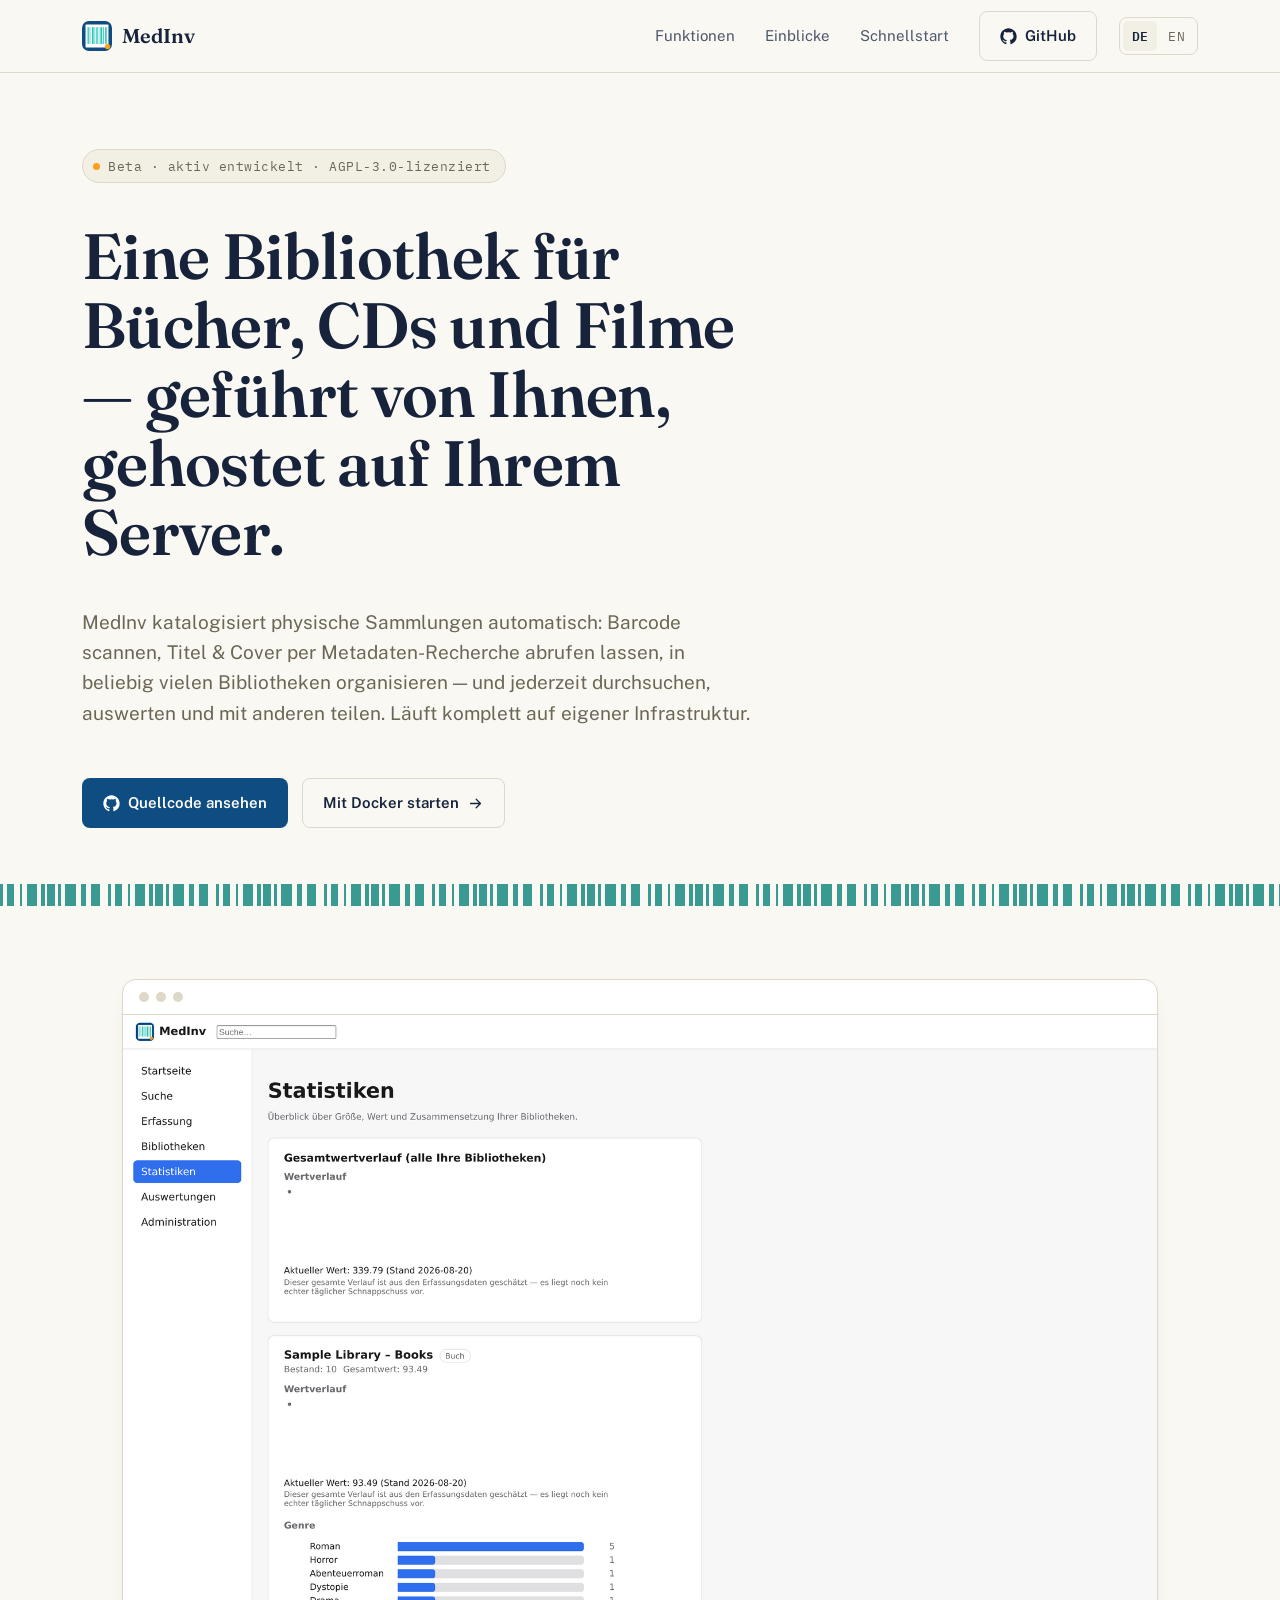
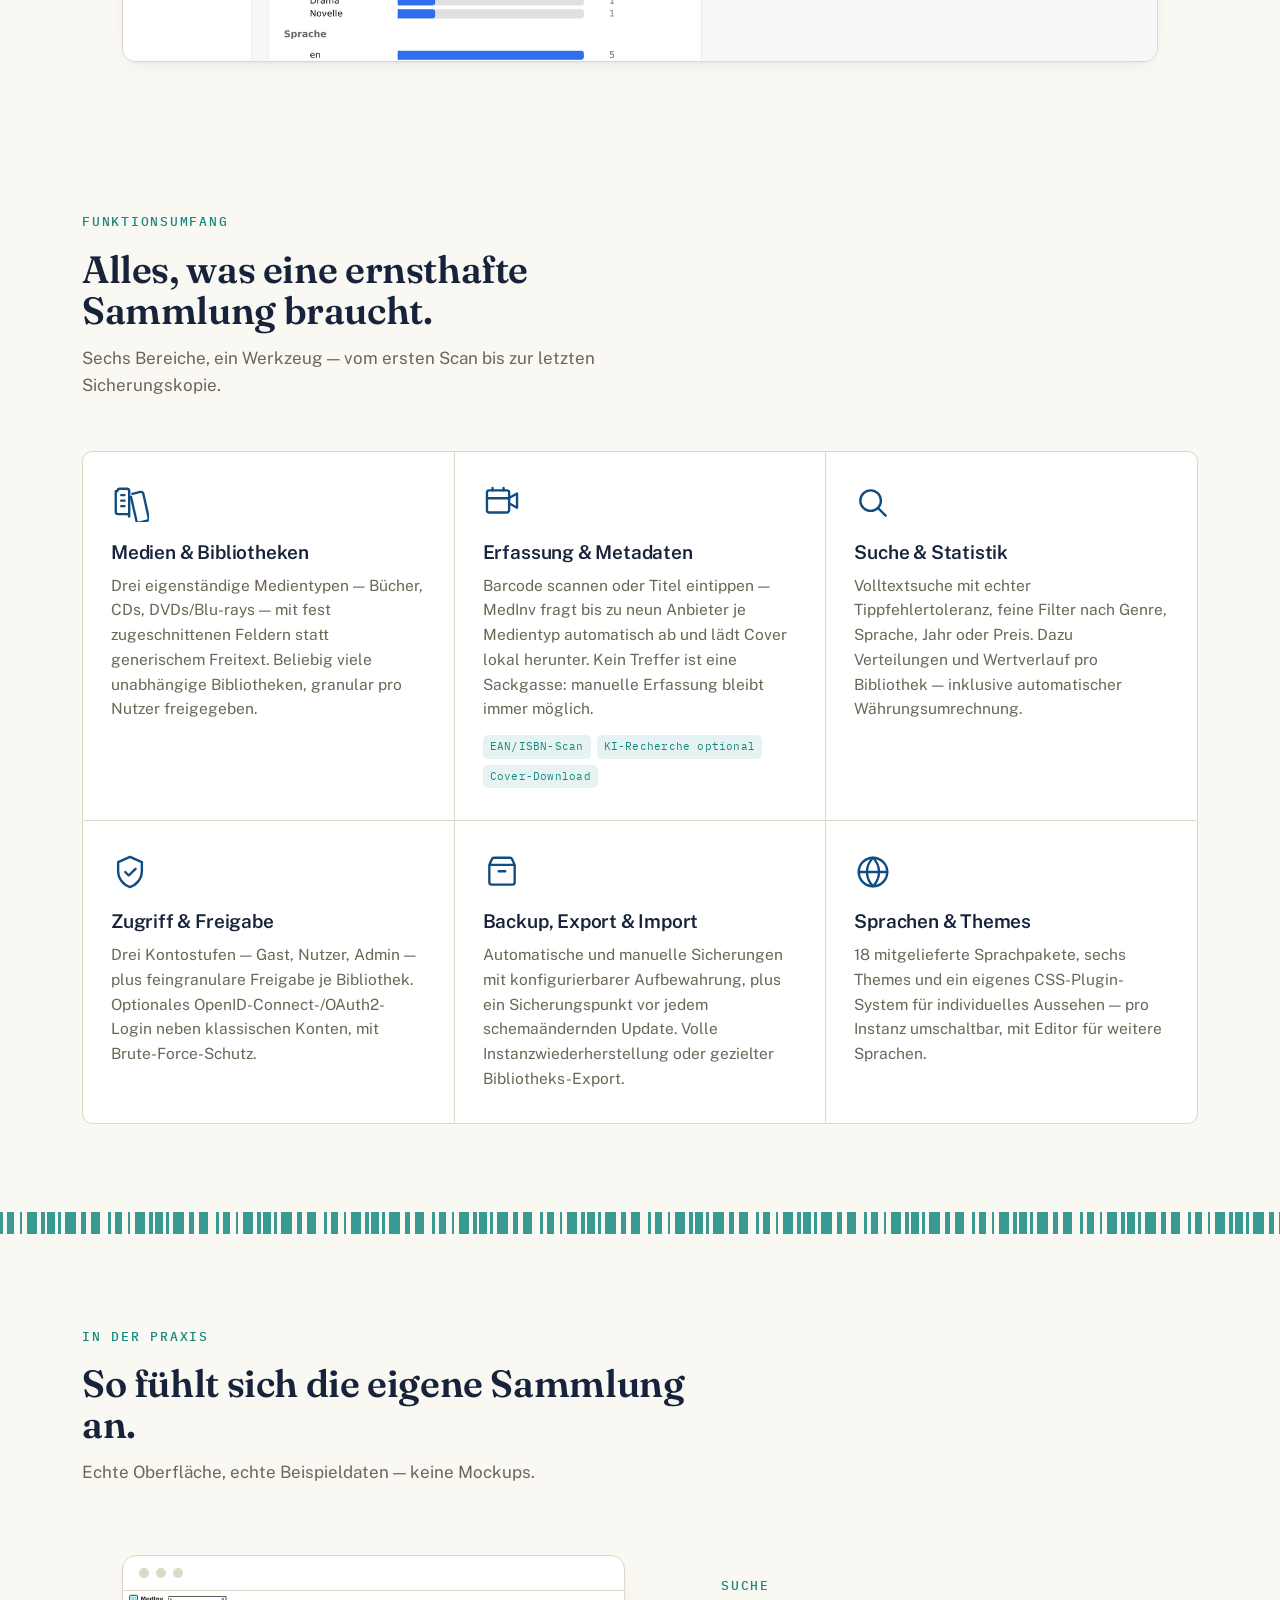
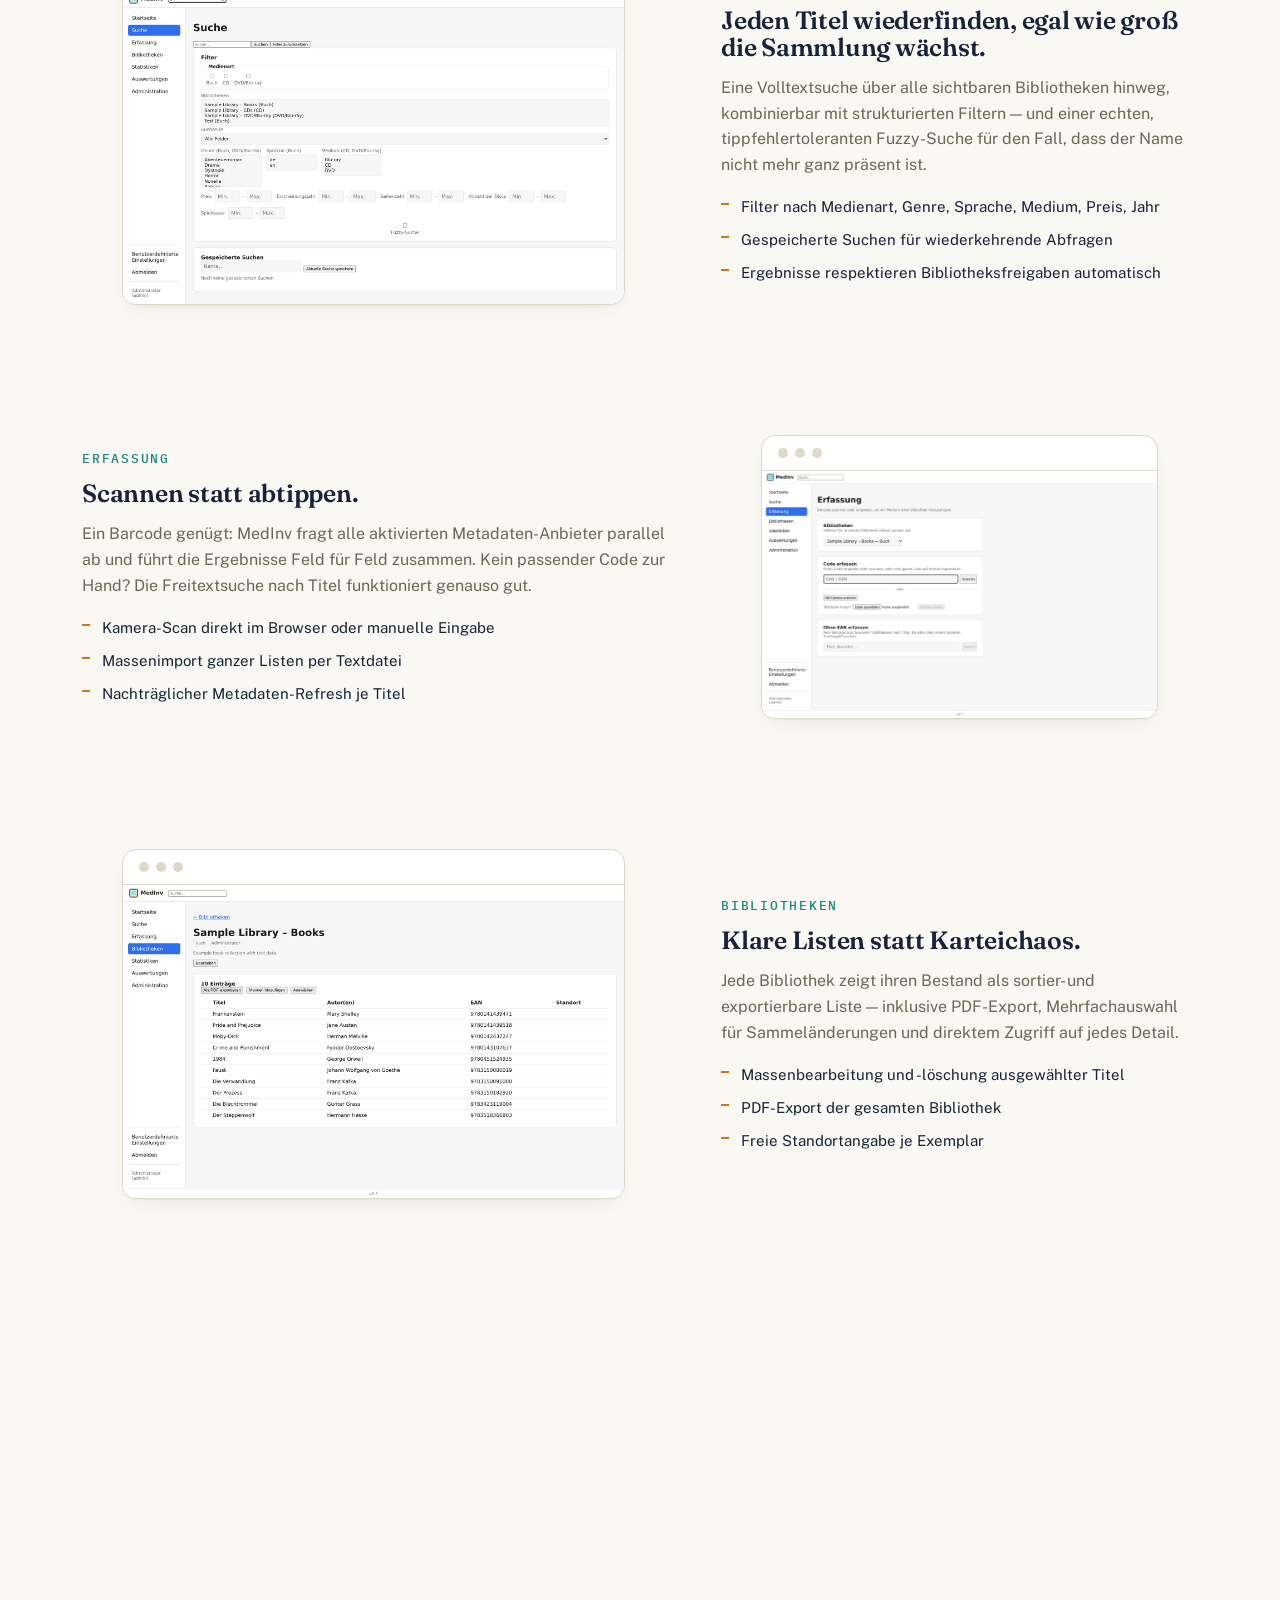
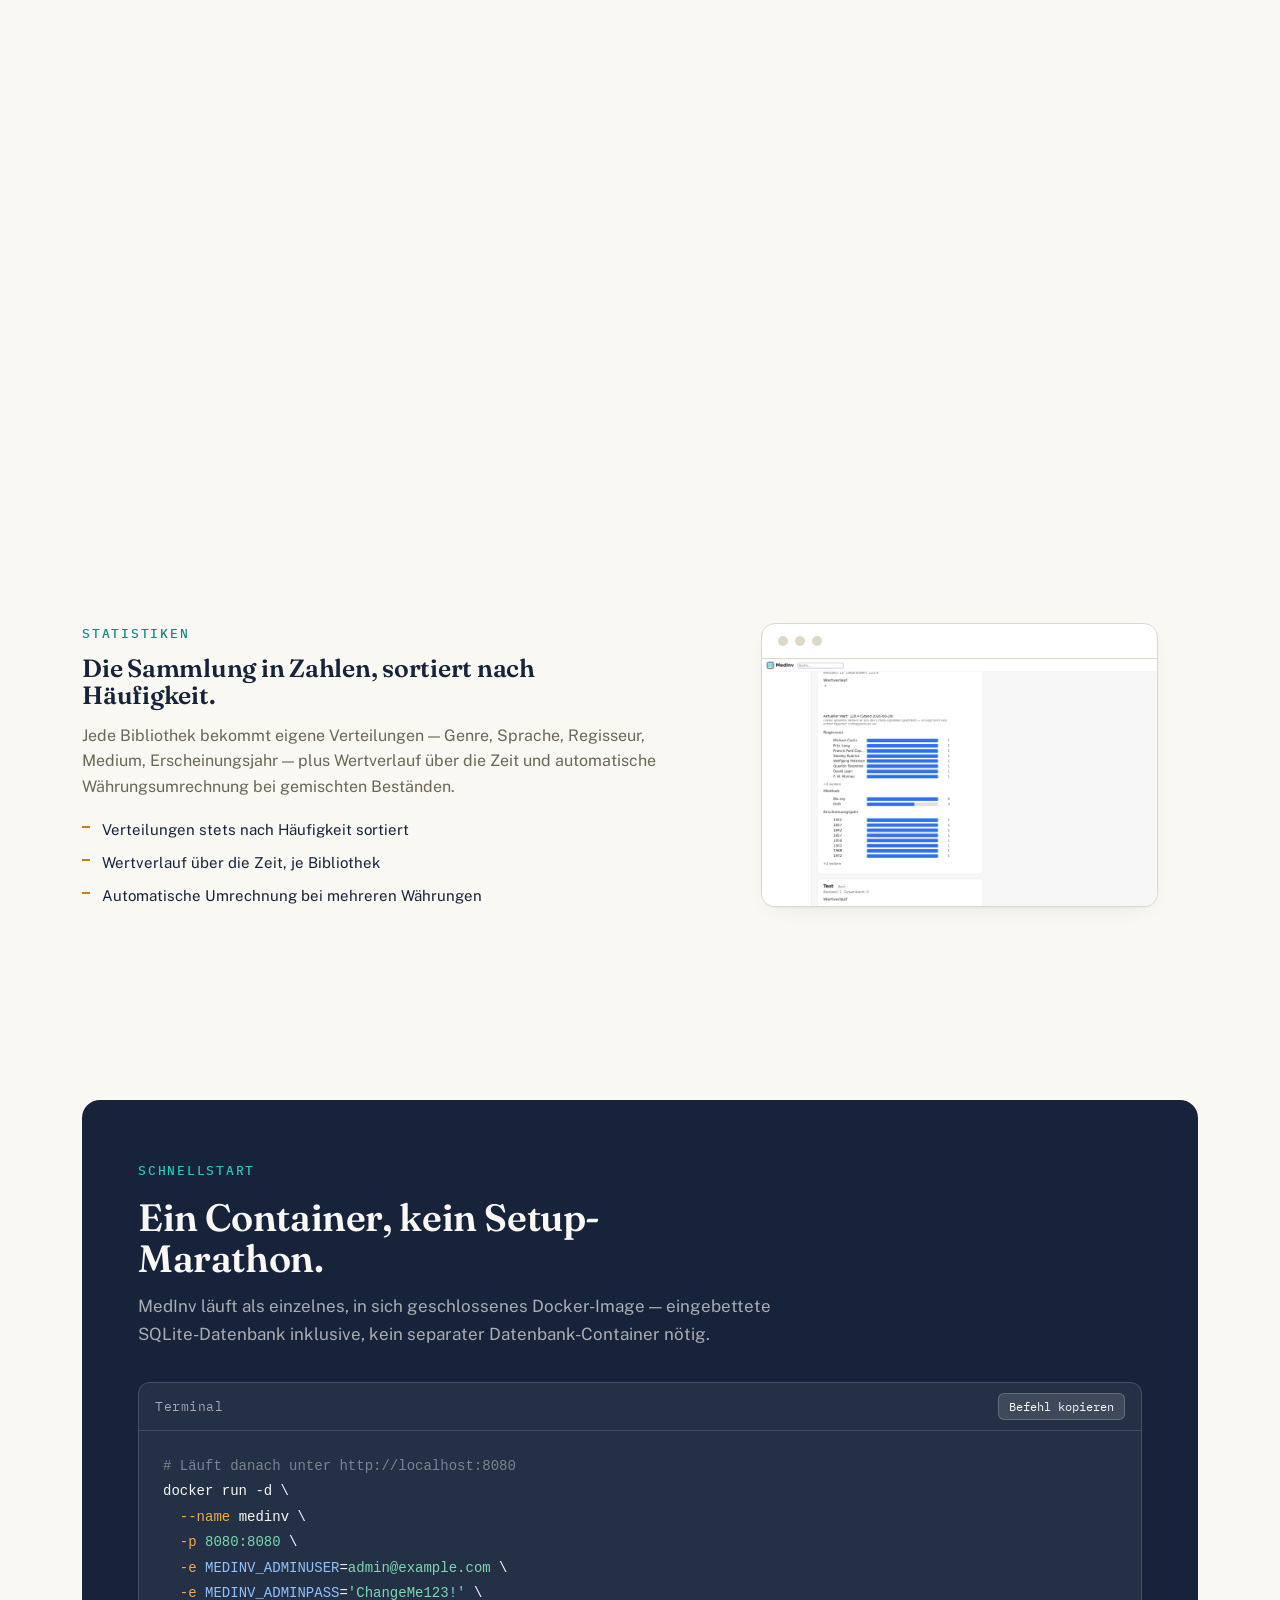
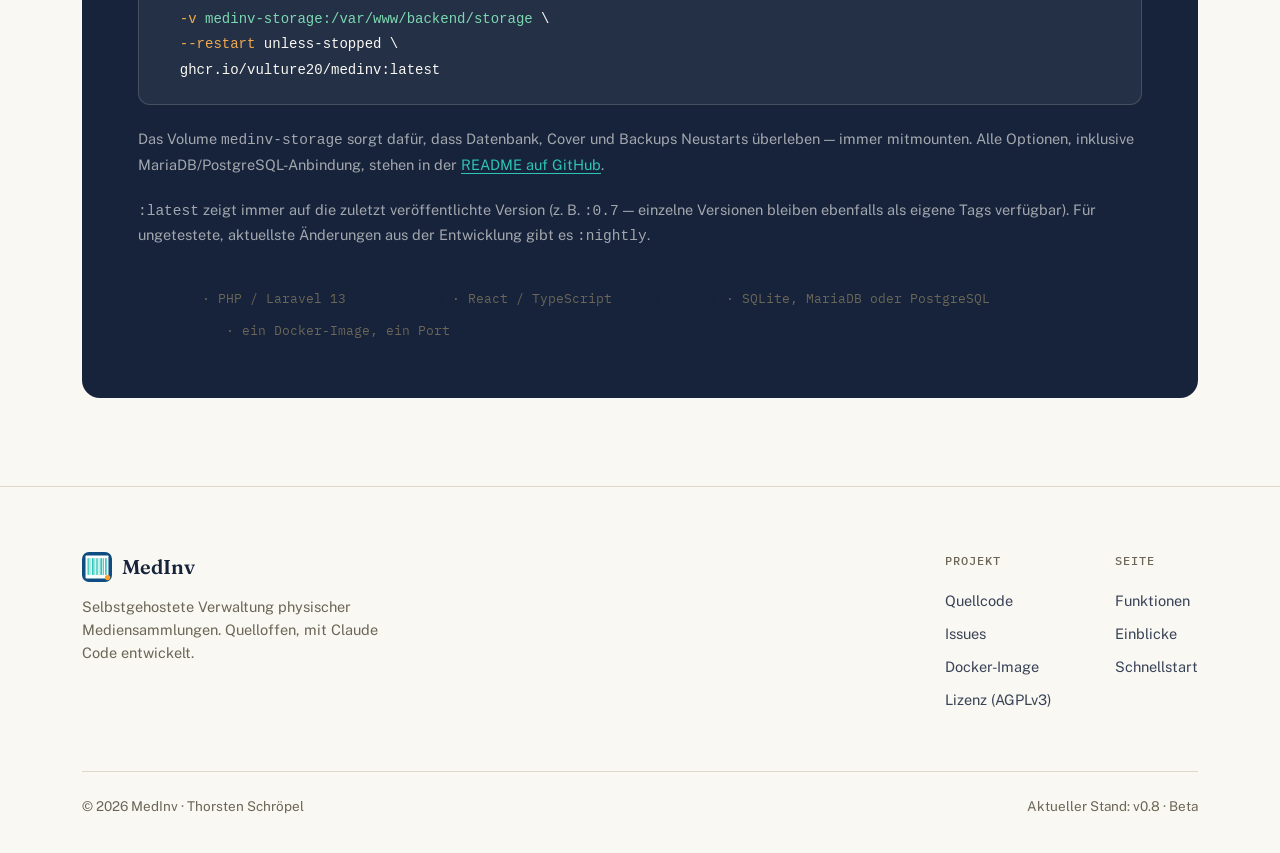
<file: index.html>
<!doctype html>
<html lang="de">
<head>
  <meta charset="UTF-8" />
  <meta name="viewport" content="width=device-width, initial-scale=1" />
  <meta name="robots" content="index, follow" />

  <title>MedInv — Ihre physische Mediensammlung, selbst gehostet</title>
  <meta name="description" content="MedInv ist eine selbstgehostete Web-App, um Bücher, CDs und DVDs/Blu-rays zu katalogisieren: Barcode scannen, Metadaten automatisch abrufen, durchsuchen und auswerten. Quelloffen auf GitHub." />

  <link rel="canonical" href="https://medinv.de/" />
  <link rel="alternate" hreflang="de" href="https://medinv.de/" />
  <link rel="alternate" hreflang="en" href="https://medinv.de/en/" />
  <link rel="alternate" hreflang="x-default" href="https://medinv.de/" />

  <meta property="og:type" content="website" />
  <meta property="og:site_name" content="MedInv" />
  <meta property="og:title" content="MedInv — Ihre physische Mediensammlung, selbst gehostet" />
  <meta property="og:description" content="MedInv ist eine selbstgehostete Web-App, um Bücher, CDs und DVDs/Blu-rays zu katalogisieren: Barcode scannen, Metadaten automatisch abrufen, durchsuchen und auswerten." />
  <meta property="og:url" content="https://medinv.de/" />
  <meta property="og:image" content="https://medinv.de/assets/img/og-image-de.png" />
  <meta property="og:image:width" content="1200" />
  <meta property="og:image:height" content="630" />
  <meta property="og:locale" content="de_DE" />
  <meta property="og:locale:alternate" content="en_US" />

  <meta name="twitter:card" content="summary_large_image" />
  <meta name="twitter:title" content="MedInv — Ihre physische Mediensammlung, selbst gehostet" />
  <meta name="twitter:description" content="MedInv ist eine selbstgehostete Web-App, um Bücher, CDs und DVDs/Blu-rays zu katalogisieren: Barcode scannen, Metadaten automatisch abrufen, durchsuchen und auswerten." />
  <meta name="twitter:image" content="https://medinv.de/assets/img/og-image-de.png" />

  <meta name="theme-color" content="#0f4c81" />
  <meta name="theme-color" content="#12181f" media="(prefers-color-scheme: dark)" />

  <link rel="icon" href="assets/img/logo.svg" type="image/svg+xml" />
  <link rel="icon" href="/favicon.ico" sizes="48x48" />
  <link rel="apple-touch-icon" href="assets/img/apple-touch-icon.png" />
  <link rel="manifest" href="/site.webmanifest" />

  <link rel="preconnect" href="https://fonts.googleapis.com" />
  <link rel="preconnect" href="https://fonts.gstatic.com" crossorigin />
  <link href="https://fonts.googleapis.com/css2?family=Fraunces:opsz,wght@9..144,500;9..144,600;9..144,700&family=Public+Sans:wght@400;500;600;700&family=IBM+Plex+Mono:wght@400;500&display=swap" rel="stylesheet">

  <link rel="stylesheet" href="assets/css/style.css" />

  <script type="application/ld+json">
  {
    "@context": "https://schema.org",
    "@type": "SoftwareApplication",
    "name": "MedInv",
    "description": "MedInv ist eine selbstgehostete Web-App, um Bücher, CDs und DVDs/Blu-rays zu katalogisieren: Barcode scannen, Metadaten automatisch abrufen, durchsuchen und auswerten.",
    "applicationCategory": "MultimediaApplication",
    "operatingSystem": "Linux, Docker",
    "softwareVersion": "0.7",
    "license": "https://github.com/vulture20/MedInv/blob/main/LICENSE",
    "url": "https://medinv.de/",
    "image": "https://medinv.de/assets/img/og-image-de.png",
    "author": { "@type": "Person", "name": "Thorsten Schröpel" },
    "offers": { "@type": "Offer", "price": "0", "priceCurrency": "EUR" },
    "inLanguage": "de"
  }
  </script>
</head>
<body>

  <nav class="site-nav">
    <div class="wrap">
      <a class="brand" href="#top">
        <img src="assets/img/logo.svg" alt="" width="30" height="30" />
        MedInv
      </a>
      <div class="nav-right">
        <div class="nav-links" id="navLinks">
          <a href="#funktionen">Funktionen</a>
          <a href="#einblicke">Einblicke</a>
          <a href="#quickstart">Schnellstart</a>
          <a class="btn btn-ghost" href="https://github.com/vulture20/MedInv" target="_blank" rel="noopener">
            <svg viewBox="0 0 24 24" fill="currentColor" aria-hidden="true"><path d="M12 .5C5.73.5.5 5.74.5 12.02c0 5.02 3.25 9.28 7.77 10.78.57.1.78-.25.78-.55 0-.27-.01-1.16-.02-2.1-3.16.69-3.83-1.36-3.83-1.36-.52-1.3-1.26-1.65-1.26-1.65-1.03-.71.08-.7.08-.7 1.14.08 1.74 1.17 1.74 1.17 1.01 1.74 2.65 1.24 3.3.95.1-.73.4-1.24.72-1.53-2.52-.29-5.17-1.26-5.17-5.62 0-1.24.44-2.26 1.16-3.06-.12-.28-.5-1.44.11-3 0 0 .95-.3 3.12 1.17a10.9 10.9 0 0 1 5.68 0c2.17-1.47 3.12-1.17 3.12-1.17.61 1.56.23 2.72.11 3 .72.8 1.16 1.82 1.16 3.06 0 4.37-2.66 5.33-5.19 5.61.41.35.77 1.04.77 2.1 0 1.52-.01 2.74-.01 3.11 0 .3.2.66.79.55A10.53 10.53 0 0 0 23.5 12.02C23.5 5.74 18.27.5 12 .5Z"/></svg>
            GitHub
          </a>
        </div>
        <div class="lang-switch" role="group" aria-label="Sprache / Language">
          <a class="lang-btn is-active" href="/" aria-current="page">DE</a>
          <a class="lang-btn" href="/en/">EN</a>
        </div>
        <button class="nav-toggle" id="navToggle" aria-label="Menü öffnen" aria-expanded="false" aria-controls="navLinks">
          <svg viewBox="0 0 24 24" fill="none" stroke="currentColor" stroke-width="1.8" stroke-linecap="round"><path d="M4 7h16M4 12h16M4 17h16"/></svg>
        </button>
      </div>
    </div>
  </nav>

  <main id="top">

    <!-- Hero ============================================================ -->
    <header class="hero">
      <div class="wrap">
        <span class="status-pill"><span class="dot"></span> Beta · aktiv entwickelt · AGPL-3.0-lizenziert</span>

        <h1>Eine Bibliothek für Bücher, CDs und Filme — geführt von Ihnen, gehostet auf Ihrem Server.</h1>

        <p class="lede">
          MedInv katalogisiert physische Sammlungen automatisch: Barcode scannen,
          Titel &amp; Cover per Metadaten-Recherche abrufen lassen, in beliebig
          vielen Bibliotheken organisieren — und jederzeit durchsuchen, auswerten
          und mit anderen teilen. Läuft komplett auf eigener Infrastruktur.
        </p>

        <div class="actions">
          <a class="btn btn-primary" href="https://github.com/vulture20/MedInv" target="_blank" rel="noopener">
            <svg viewBox="0 0 24 24" fill="currentColor" aria-hidden="true"><path d="M12 .5C5.73.5.5 5.74.5 12.02c0 5.02 3.25 9.28 7.77 10.78.57.1.78-.25.78-.55 0-.27-.01-1.16-.02-2.1-3.16.69-3.83-1.36-3.83-1.36-.52-1.3-1.26-1.65-1.26-1.65-1.03-.71.08-.7.08-.7 1.14.08 1.74 1.17 1.74 1.17 1.01 1.74 2.65 1.24 3.3.95.1-.73.4-1.24.72-1.53-2.52-.29-5.17-1.26-5.17-5.62 0-1.24.44-2.26 1.16-3.06-.12-.28-.5-1.44.11-3 0 0 .95-.3 3.12 1.17a10.9 10.9 0 0 1 5.68 0c2.17-1.47 3.12-1.17 3.12-1.17.61 1.56.23 2.72.11 3 .72.8 1.16 1.82 1.16 3.06 0 4.37-2.66 5.33-5.19 5.61.41.35.77 1.04.77 2.1 0 1.52-.01 2.74-.01 3.11 0 .3.2.66.79.55A10.53 10.53 0 0 0 23.5 12.02C23.5 5.74 18.27.5 12 .5Z"/></svg>
            <span>Quellcode ansehen</span>
          </a>
          <a class="btn btn-ghost" href="#quickstart">
            <span>Mit Docker starten</span>
            <svg viewBox="0 0 24 24" fill="none" stroke="currentColor" stroke-width="1.8" stroke-linecap="round" stroke-linejoin="round"><path d="M5 12h14M13 6l6 6-6 6"/></svg>
          </a>
        </div>
      </div>

      <div class="barcode" style="margin-top:56px;" aria-hidden="true"></div>

      <div class="wrap hero-shot reveal">
        <figure class="browser-frame">
          <div class="chrome"><span></span><span></span><span></span></div>
          <img src="assets/img/screenshot-statistics.png" alt="Statistik-Ansicht von MedInv mit Wertverlauf und Genre-Verteilung einer Bibliothek" loading="eager" width="1800" height="1000" />
        </figure>
      </div>
    </header>

    <!-- Funktionen ====================================================== -->
    <section id="funktionen">
      <div class="wrap">
        <div class="section-head reveal">
          <span class="eyebrow">Funktionsumfang</span>
          <h2>Alles, was eine ernsthafte Sammlung braucht.</h2>
          <p>Sechs Bereiche, ein Werkzeug — vom ersten Scan bis zur letzten Sicherungskopie.</p>
        </div>

        <div class="feature-grid reveal">
          <article class="feature-card">
            <div class="icon">
              <svg viewBox="0 0 24 24" fill="none" stroke="currentColor" stroke-linecap="round" stroke-linejoin="round"><path d="M4 4.5A1.5 1.5 0 0 1 5.5 3H10a1.5 1.5 0 0 1 1.5 1.5v16A1.5 1.5 0 0 0 10 19H4.5A1.5 1.5 0 0 1 3 17.5v-13Z"/><path d="M13.5 6.2 18.6 5a1.5 1.5 0 0 1 1.82 1.1l3.4 15.3a1.5 1.5 0 0 1-1.13 1.8l-4.9 1.2A1.5 1.5 0 0 1 16 22.9L12.6 8.1"/><path d="M6.5 7h2M6.5 10.5h2M6.5 14h2"/></svg>
            </div>
            <h3>Medien &amp; Bibliotheken</h3>
            <p>Drei eigenständige Medientypen — Bücher, CDs, DVDs/Blu-rays — mit fest zugeschnittenen Feldern statt generischem Freitext. Beliebig viele unabhängige Bibliotheken, granular pro Nutzer freigegeben.</p>
          </article>

          <article class="feature-card">
            <div class="icon">
              <svg viewBox="0 0 24 24" fill="none" stroke="currentColor" stroke-linecap="round" stroke-linejoin="round"><rect x="2.5" y="4" width="14" height="14" rx="1.4"/><path d="M6 4V2.5M13 4V2.5M2.5 9h14"/><path d="M17 8.5 21.5 6v9L17 12.5"/></svg>
            </div>
            <h3>Erfassung &amp; Metadaten</h3>
            <p>Barcode scannen oder Titel eintippen — MedInv fragt bis zu neun Anbieter je Medientyp automatisch ab und lädt Cover lokal herunter. Kein Treffer ist eine Sackgasse: manuelle Erfassung bleibt immer möglich.</p>
            <div class="taglist">
              <span>EAN/ISBN-Scan</span>
              <span>KI-Recherche optional</span>
              <span>Cover-Download</span>
            </div>
          </article>

          <article class="feature-card">
            <div class="icon">
              <svg viewBox="0 0 24 24" fill="none" stroke="currentColor" stroke-linecap="round" stroke-linejoin="round"><circle cx="10.5" cy="10.5" r="6.5"/><path d="m20 20-4.7-4.7"/></svg>
            </div>
            <h3>Suche &amp; Statistik</h3>
            <p>Volltextsuche mit echter Tippfehlertoleranz, feine Filter nach Genre, Sprache, Jahr oder Preis. Dazu Verteilungen und Wertverlauf pro Bibliothek — inklusive automatischer Währungsumrechnung.</p>
          </article>

          <article class="feature-card">
            <div class="icon">
              <svg viewBox="0 0 24 24" fill="none" stroke="currentColor" stroke-linecap="round" stroke-linejoin="round"><path d="M12 2.5 4.5 5.8v5.4c0 5 3.2 8.9 7.5 10.3 4.3-1.4 7.5-5.3 7.5-10.3V5.8L12 2.5Z"/><path d="m9 12 2.2 2.2L15.5 10"/></svg>
            </div>
            <h3>Zugriff &amp; Freigabe</h3>
            <p>Drei Kontostufen — Gast, Nutzer, Admin — plus feingranulare Freigabe je Bibliothek. Optionales OpenID-Connect-/OAuth2-Login neben klassischen Konten, mit Brute-Force-Schutz.</p>
          </article>

          <article class="feature-card">
            <div class="icon">
              <svg viewBox="0 0 24 24" fill="none" stroke="currentColor" stroke-linecap="round" stroke-linejoin="round"><path d="M4 7.5h16M4 7.5v11A1.5 1.5 0 0 0 5.5 20h13a1.5 1.5 0 0 0 1.5-1.5v-11M4 7.5l1.6-3.6A1.5 1.5 0 0 1 6.97 3h10.06a1.5 1.5 0 0 1 1.37.9L20 7.5"/><path d="M10 11.5h4"/></svg>
            </div>
            <h3>Backup, Export &amp; Import</h3>
            <p>Automatische und manuelle Sicherungen mit konfigurierbarer Aufbewahrung, plus ein Sicherungspunkt vor jedem schemaändernden Update. Volle Instanzwiederherstellung oder gezielter Bibliotheks-Export.</p>
          </article>

          <article class="feature-card">
            <div class="icon">
              <svg viewBox="0 0 24 24" fill="none" stroke="currentColor" stroke-linecap="round" stroke-linejoin="round"><circle cx="12" cy="12" r="9"/><path d="M3 12h18M12 3c2.5 2.5 3.8 5.8 3.8 9s-1.3 6.5-3.8 9c-2.5-2.5-3.8-5.8-3.8-9S9.5 5.5 12 3Z"/></svg>
            </div>
            <h3>Sprachen &amp; Themes</h3>
            <p>18 mitgelieferte Sprachpakete, sechs Themes und ein eigenes CSS-Plugin-System für individuelles Aussehen — pro Instanz umschaltbar, mit Editor für weitere Sprachen.</p>
          </article>
        </div>
      </div>
    </section>

    <div class="barcode" aria-hidden="true"></div>

    <!-- Einblicke ======================================================= -->
    <section id="einblicke">
      <div class="wrap">
        <div class="section-head reveal">
          <span class="eyebrow">In der Praxis</span>
          <h2>So fühlt sich die eigene Sammlung an.</h2>
          <p>Echte Oberfläche, echte Beispieldaten — keine Mockups.</p>
        </div>

        <div class="showcase-row reveal">
          <div class="showcase-media">
            <figure class="browser-frame">
              <div class="chrome"><span></span><span></span><span></span></div>
              <img src="assets/img/screenshot-search.png" alt="Suchseite mit Filtern nach Medienart, Genre, Sprache, Preis und Erscheinungsjahr" loading="lazy" width="1800" height="1250" />
            </figure>
          </div>
          <div class="showcase-copy">
            <span class="eyebrow">Suche</span>
            <h3>Jeden Titel wiederfinden, egal wie groß die Sammlung wächst.</h3>
            <p>Eine Volltextsuche über alle sichtbaren Bibliotheken hinweg, kombinierbar mit strukturierten Filtern — und einer echten, tippfehlertoleranten Fuzzy-Suche für den Fall, dass der Name nicht mehr ganz präsent ist.</p>
            <ul>
              <li>Filter nach Medienart, Genre, Sprache, Medium, Preis, Jahr</li>
              <li>Gespeicherte Suchen für wiederkehrende Abfragen</li>
              <li>Ergebnisse respektieren Bibliotheksfreigaben automatisch</li>
            </ul>
          </div>
        </div>

        <div class="showcase-row reverse reveal">
          <div class="showcase-media">
            <figure class="browser-frame">
              <div class="chrome"><span></span><span></span><span></span></div>
              <img src="assets/img/screenshot-capture.png" alt="Erfassungsseite von MedInv mit Barcode-Eingabe, Kamera-Scan und Erfassung ohne EAN" loading="lazy" width="1800" height="1250" />
            </figure>
          </div>
          <div class="showcase-copy">
            <span class="eyebrow">Erfassung</span>
            <h3>Scannen statt abtippen.</h3>
            <p>Ein Barcode genügt: MedInv fragt alle aktivierten Metadaten-Anbieter parallel ab und führt die Ergebnisse Feld für Feld zusammen. Kein passender Code zur Hand? Die Freitextsuche nach Titel funktioniert genauso gut.</p>
            <ul>
              <li>Kamera-Scan direkt im Browser oder manuelle Eingabe</li>
              <li>Massenimport ganzer Listen per Textdatei</li>
              <li>Nachträglicher Metadaten-Refresh je Titel</li>
            </ul>
          </div>
        </div>

        <div class="showcase-row reveal">
          <div class="showcase-media">
            <figure class="browser-frame">
              <div class="chrome"><span></span><span></span><span></span></div>
              <img src="assets/img/screenshot-library.png" alt="Bibliotheksansicht mit Titelliste, Autor und EAN, sowie PDF-Export" loading="lazy" width="1800" height="1250" />
            </figure>
          </div>
          <div class="showcase-copy">
            <span class="eyebrow">Bibliotheken</span>
            <h3>Klare Listen statt Karteichaos.</h3>
            <p>Jede Bibliothek zeigt ihren Bestand als sortier- und exportierbare Liste — inklusive PDF-Export, Mehrfachauswahl für Sammeländerungen und direktem Zugriff auf jedes Detail.</p>
            <ul>
              <li>Massenbearbeitung und -löschung ausgewählter Titel</li>
              <li>PDF-Export der gesamten Bibliothek</li>
              <li>Freie Standortangabe je Exemplar</li>
            </ul>
          </div>
        </div>

        <div class="showcase-row reverse reveal">
          <div class="showcase-media">
            <figure class="browser-frame">
              <div class="chrome"><span></span><span></span><span></span></div>
              <img src="assets/img/screenshot-plugins.png" alt="Plugin-Verwaltung mit Metadaten-Anbietern je Medientyp, Version, Quelle, EAN-Unterstützung und Aktivierung" loading="lazy" width="1800" height="1250" />
            </figure>
          </div>
          <div class="showcase-copy">
            <span class="eyebrow">Plugins</span>
            <h3>Jeder Metadaten-Anbieter einzeln steuerbar.</h3>
            <p>Über zwanzig Metadaten-Anbieter je nach Medientyp — API-basiert, per Web-Scraping oder KI-gestützt — lassen sich einzeln aktivieren, konfigurieren und testen, ganz ohne Codeänderung.</p>
            <ul>
              <li>Eigener API-Schlüssel &amp; Einstellungen pro Anbieter</li>
              <li>EAN-Unterstützung je Anbieter auf einen Blick erkennbar</li>
              <li>Verbindungstest direkt in der Oberfläche</li>
            </ul>
          </div>
        </div>

        <div class="showcase-row reveal">
          <div class="showcase-media">
            <figure class="browser-frame">
              <div class="chrome"><span></span><span></span><span></span></div>
              <img src="assets/img/screenshot-reports.png" alt="Übersicht der Auswertungen: Dubletten, Datenqualität, Neueste Zugänge, Top-Listen, Erfassungsart, Freigaben" loading="lazy" width="1800" height="1250" />
            </figure>
          </div>
          <div class="showcase-copy">
            <span class="eyebrow">Auswertungen</span>
            <h3>Antworten auf konkrete Fragen zur Sammlung.</h3>
            <p>Sieben vorgefertigte Tabellen beantworten, was eine Statistik allein nicht zeigt: Wo gibt es Dubletten? Welchen Einträgen fehlen Cover oder Preis? Was kam zuletzt hinzu?</p>
            <ul>
              <li>Dubletten, Datenqualität, Top-Listen, Freigaben &amp; mehr</li>
              <li>Jede Tabelle als PDF exportierbar</li>
              <li>Bibliotheksübergreifend, respektiert Freigaben</li>
            </ul>
          </div>
        </div>

        <div class="showcase-row reverse reveal">
          <div class="showcase-media">
            <figure class="browser-frame">
              <div class="chrome"><span></span><span></span><span></span></div>
              <img src="assets/img/screenshot-statistics-dvd.png" alt="Statistik-Verteilungen nach Regisseur, Medium und Erscheinungsjahr für eine DVD/Blu-ray-Bibliothek" loading="lazy" width="1800" height="1250" />
            </figure>
          </div>
          <div class="showcase-copy">
            <span class="eyebrow">Statistiken</span>
            <h3>Die Sammlung in Zahlen, sortiert nach Häufigkeit.</h3>
            <p>Jede Bibliothek bekommt eigene Verteilungen — Genre, Sprache, Regisseur, Medium, Erscheinungsjahr — plus Wertverlauf über die Zeit und automatische Währungsumrechnung bei gemischten Beständen.</p>
            <ul>
              <li>Verteilungen stets nach Häufigkeit sortiert</li>
              <li>Wertverlauf über die Zeit, je Bibliothek</li>
              <li>Automatische Umrechnung bei mehreren Währungen</li>
            </ul>
          </div>
        </div>
      </div>
    </section>

    <!-- Quickstart ======================================================= -->
    <section id="quickstart">
      <div class="wrap">
        <div class="quickstart reveal">
          <div class="section-head">
            <span class="eyebrow">Schnellstart</span>
            <h2>Ein Container, kein Setup-Marathon.</h2>
            <p>MedInv läuft als einzelnes, in sich geschlossenes Docker-Image — eingebettete SQLite-Datenbank inklusive, kein separater Datenbank-Container nötig.</p>
          </div>

          <div class="code-block">
            <div class="code-head">
              <span>Terminal</span>
              <button class="copy-btn" id="copyBtn" type="button" data-copy="docker run -d --name medinv -p 8080:8080 -e MEDINV_ADMINUSER=admin@example.com -e MEDINV_ADMINPASS='ChangeMe123!' -v medinv-storage:/var/www/backend/storage --restart unless-stopped ghcr.io/vulture20/medinv:latest" data-copied-label="Kopiert ✓">Befehl kopieren</button>
            </div>
            <pre><code><span class="tok-cmt"># Läuft danach unter http://localhost:8080</span>
docker run -d \
  <span class="tok-flag">--name</span> medinv \
  <span class="tok-flag">-p</span> <span class="tok-str">8080:8080</span> \
  <span class="tok-flag">-e</span> <span class="tok-key">MEDINV_ADMINUSER</span>=<span class="tok-str">admin@example.com</span> \
  <span class="tok-flag">-e</span> <span class="tok-key">MEDINV_ADMINPASS</span>=<span class="tok-str">'ChangeMe123!'</span> \
  <span class="tok-flag">-v</span> <span class="tok-str">medinv-storage:/var/www/backend/storage</span> \
  <span class="tok-flag">--restart</span> unless-stopped \
  ghcr.io/vulture20/medinv:latest</code></pre>
          </div>

          <p class="quickstart-note">
            Das Volume <code>medinv-storage</code> sorgt dafür, dass Datenbank, Cover und Backups Neustarts überleben — immer mitmounten.
            Alle Optionen, inklusive MariaDB/PostgreSQL-Anbindung, stehen in der
            <a href="https://github.com/vulture20/MedInv#-quick-start-with-docker" target="_blank" rel="noopener">README auf GitHub</a>.
          </p>

          <p class="quickstart-note">
            <code>:latest</code> zeigt immer auf die zuletzt veröffentlichte Version (z. B. <code>:0.7</code> — einzelne Versionen bleiben ebenfalls als eigene Tags verfügbar). Für ungetestete, aktuellste Änderungen aus der Entwicklung gibt es <code>:nightly</code>.
          </p>

          <div class="stack">
            <span><strong>Backend</strong> · PHP / Laravel 13</span>
            <span><strong>Frontend</strong> · React / TypeScript</span>
            <span><strong>Datenbank</strong> · SQLite, MariaDB oder PostgreSQL</span>
            <span><strong>Deployment</strong> · ein Docker-Image, ein Port</span>
          </div>
        </div>
      </div>
    </section>

  </main>

  <footer>
    <div class="wrap">
      <div class="footer-top">
        <div class="footer-brand">
          <a class="brand" href="#top">
            <img src="assets/img/logo.svg" alt="" width="30" height="30" />
            MedInv
          </a>
          <p>Selbstgehostete Verwaltung physischer Mediensammlungen. Quelloffen, mit Claude Code entwickelt.</p>
        </div>
        <div class="footer-cols">
          <div class="footer-col">
            <h4>Projekt</h4>
            <a href="https://github.com/vulture20/MedInv" target="_blank" rel="noopener">Quellcode</a>
            <a href="https://github.com/vulture20/MedInv/issues" target="_blank" rel="noopener">Issues</a>
            <a href="https://github.com/vulture20/MedInv/pkgs/container/medinv" target="_blank" rel="noopener">Docker-Image</a>
            <a href="https://github.com/vulture20/MedInv/blob/main/LICENSE" target="_blank" rel="noopener">Lizenz (AGPLv3)</a>
          </div>
          <div class="footer-col">
            <h4>Seite</h4>
            <a href="#funktionen">Funktionen</a>
            <a href="#einblicke">Einblicke</a>
            <a href="#quickstart">Schnellstart</a>
          </div>
        </div>
      </div>
      <div class="footer-bottom">
        <span>© <span id="year"></span> MedInv · Thorsten Schröpel</span>
        <span>Aktueller Stand: v0.8 · Beta</span>
      </div>
    </div>
  </footer>

  <script src="assets/js/main.js"></script>
</body>
</html>
</file>
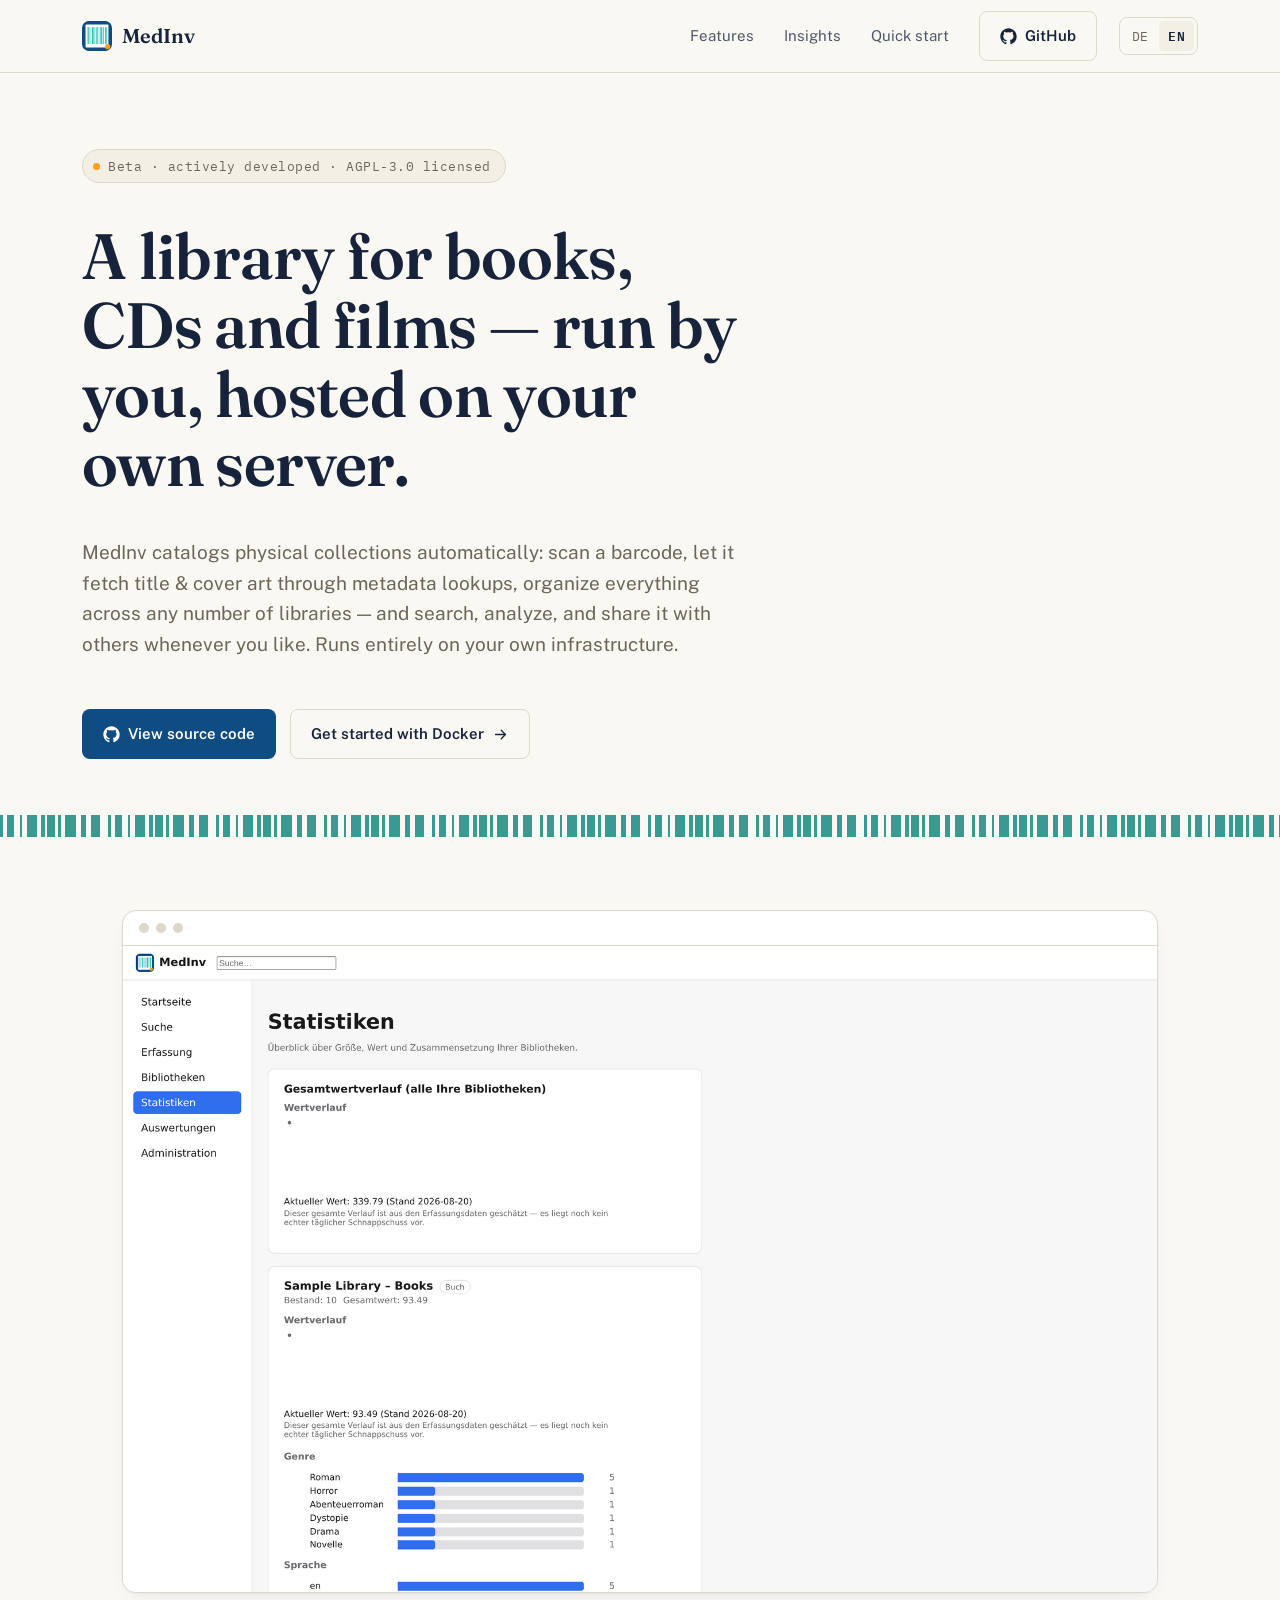
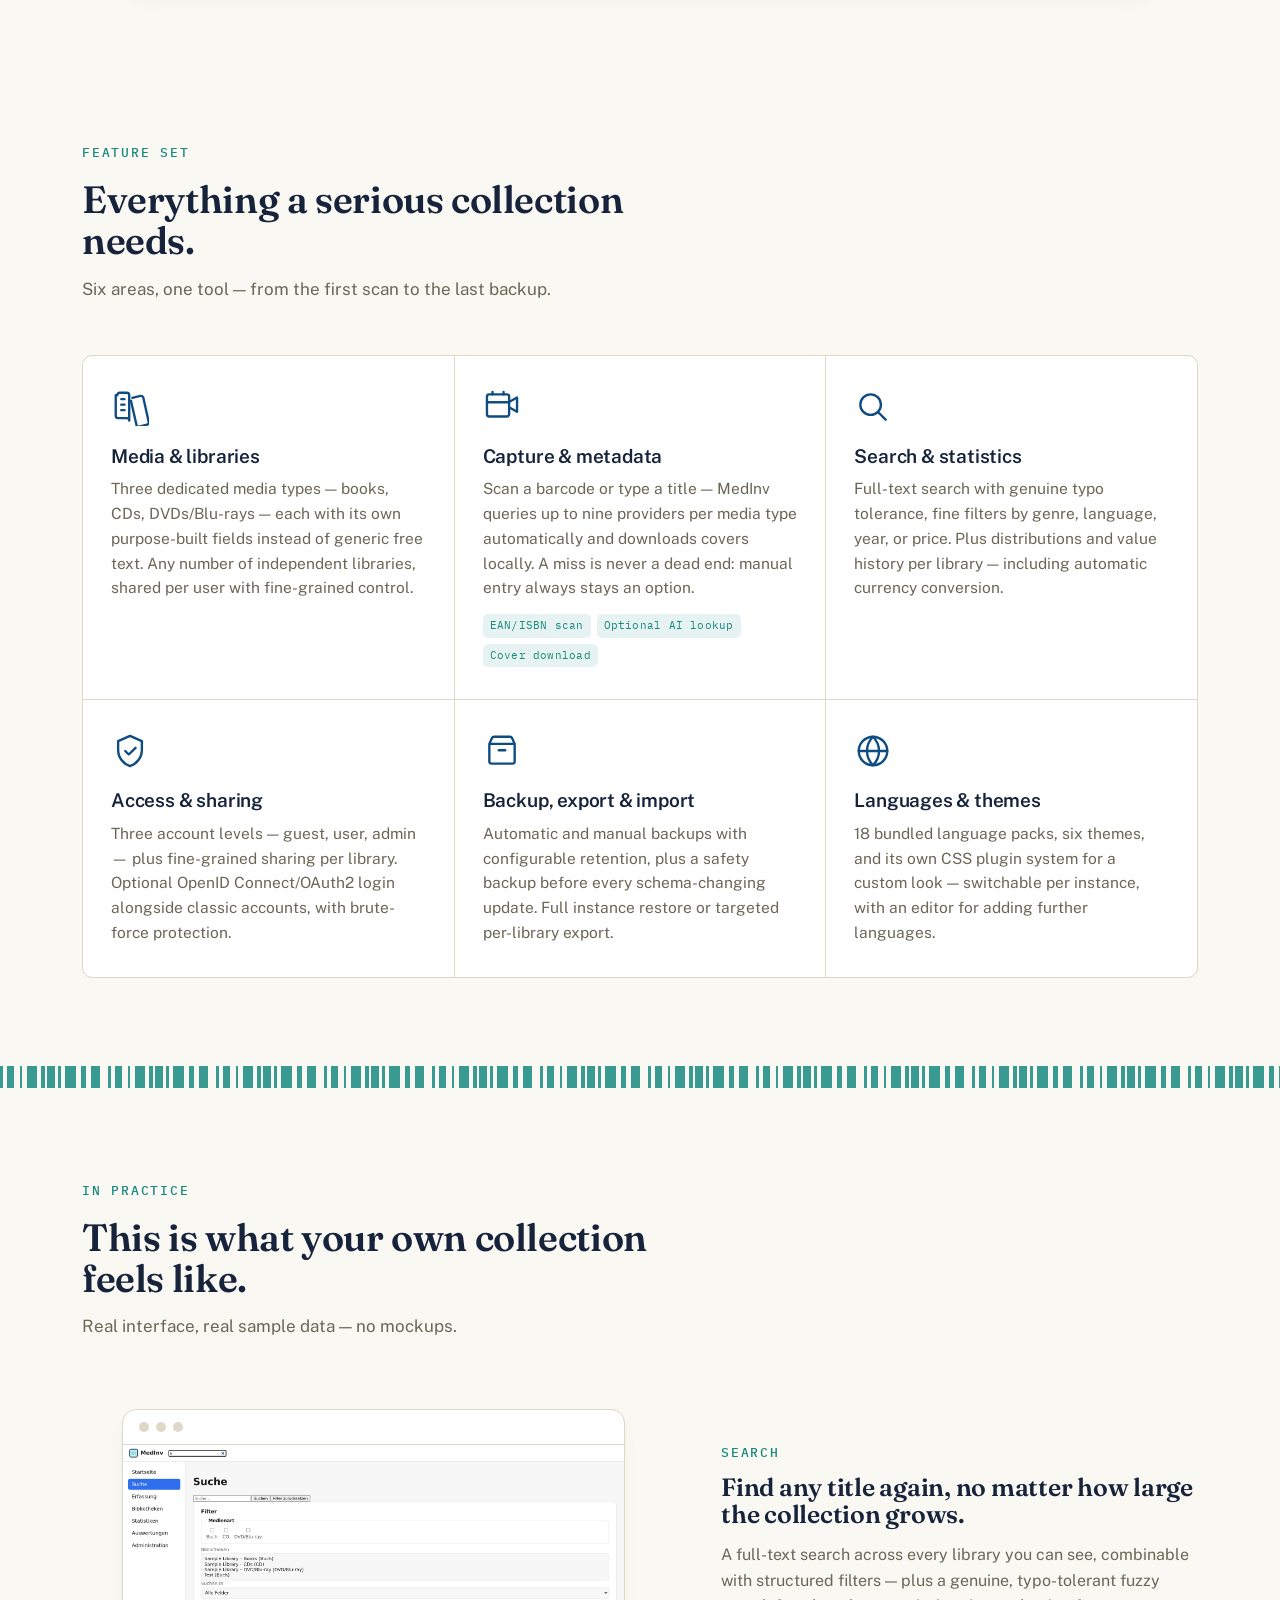
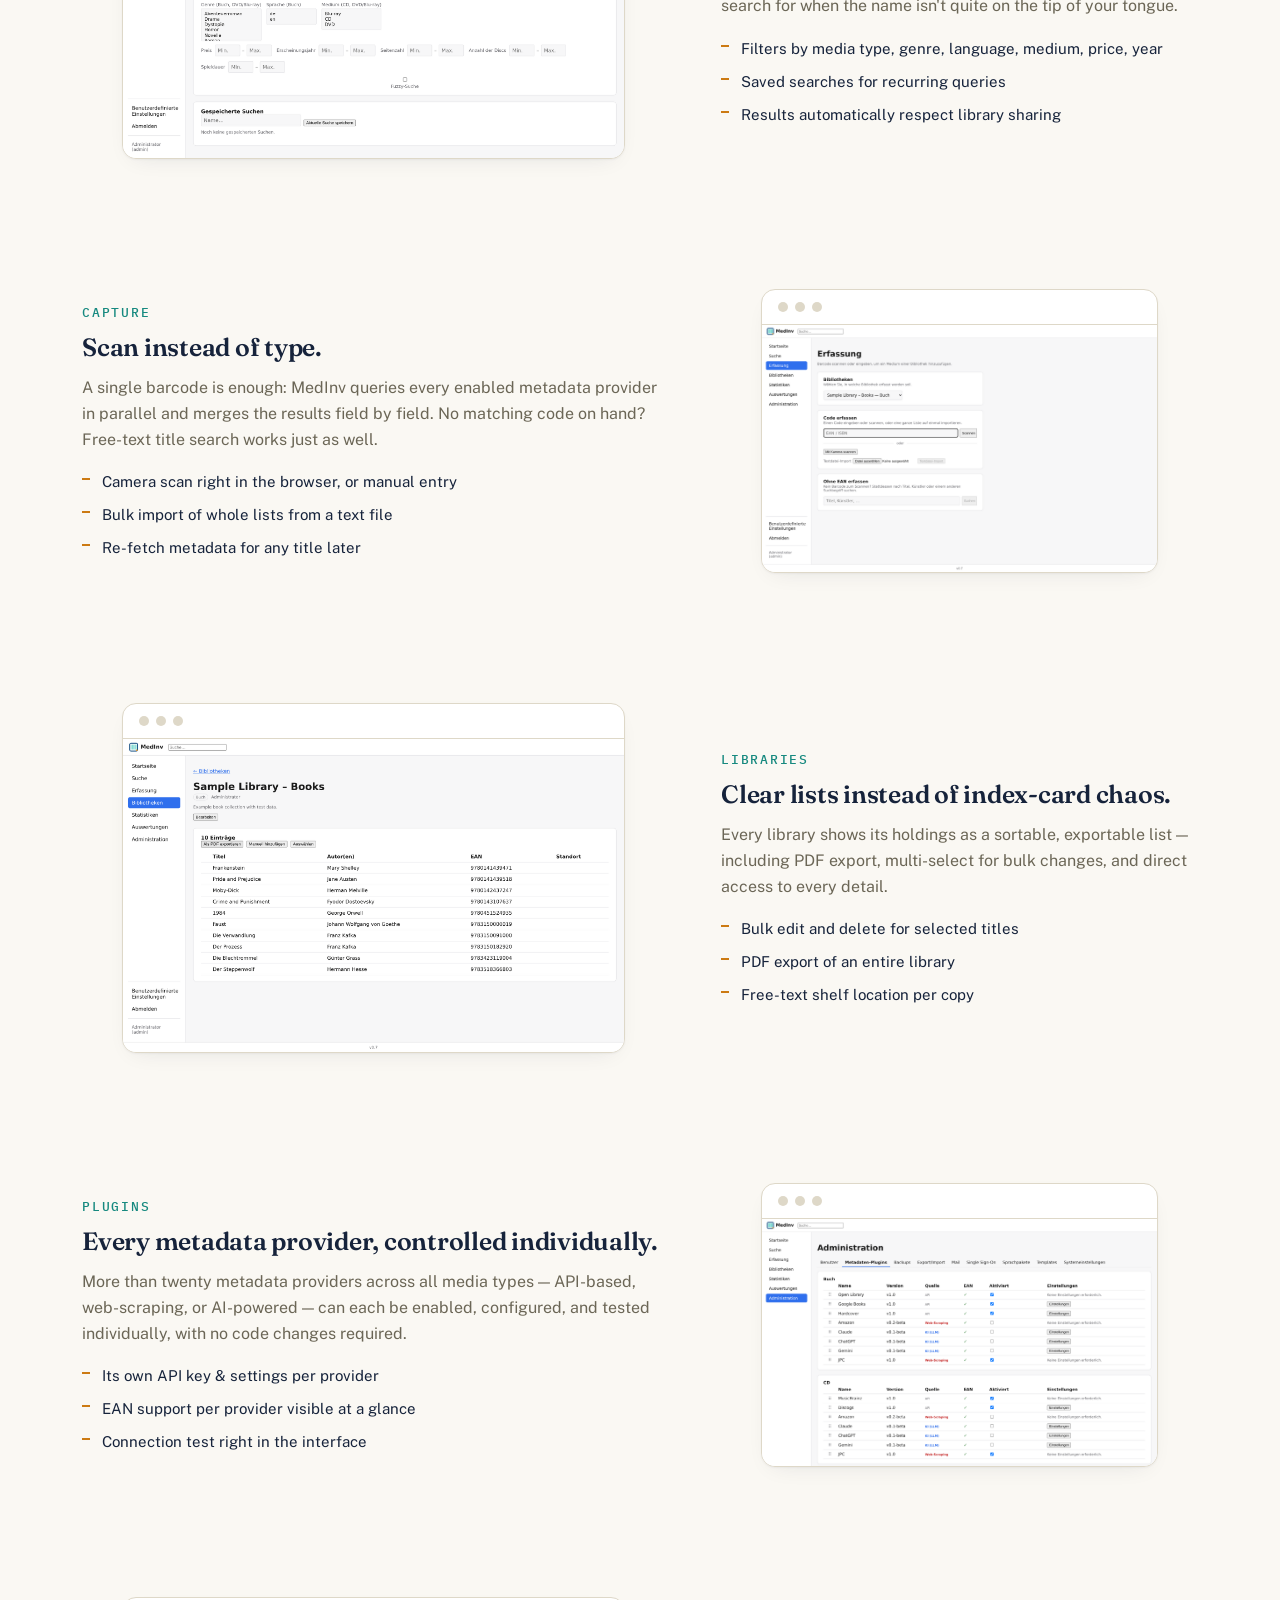
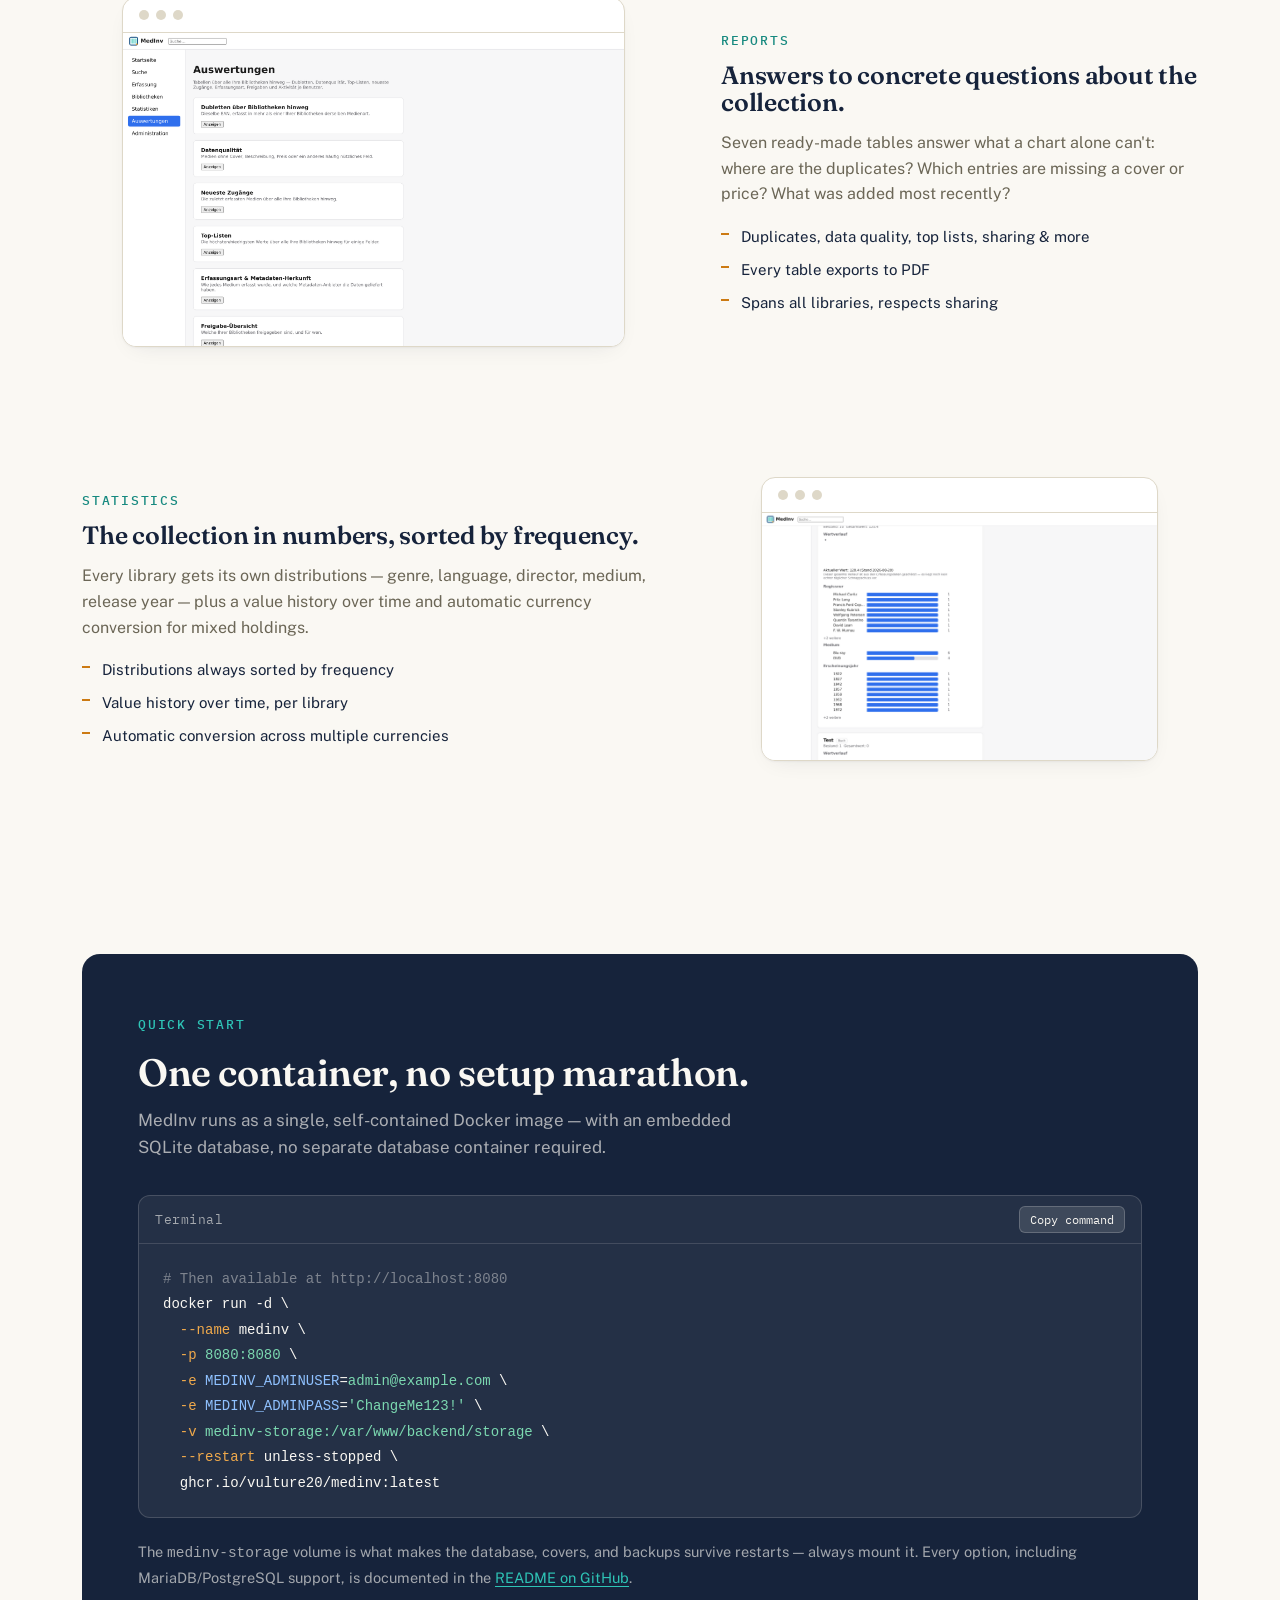
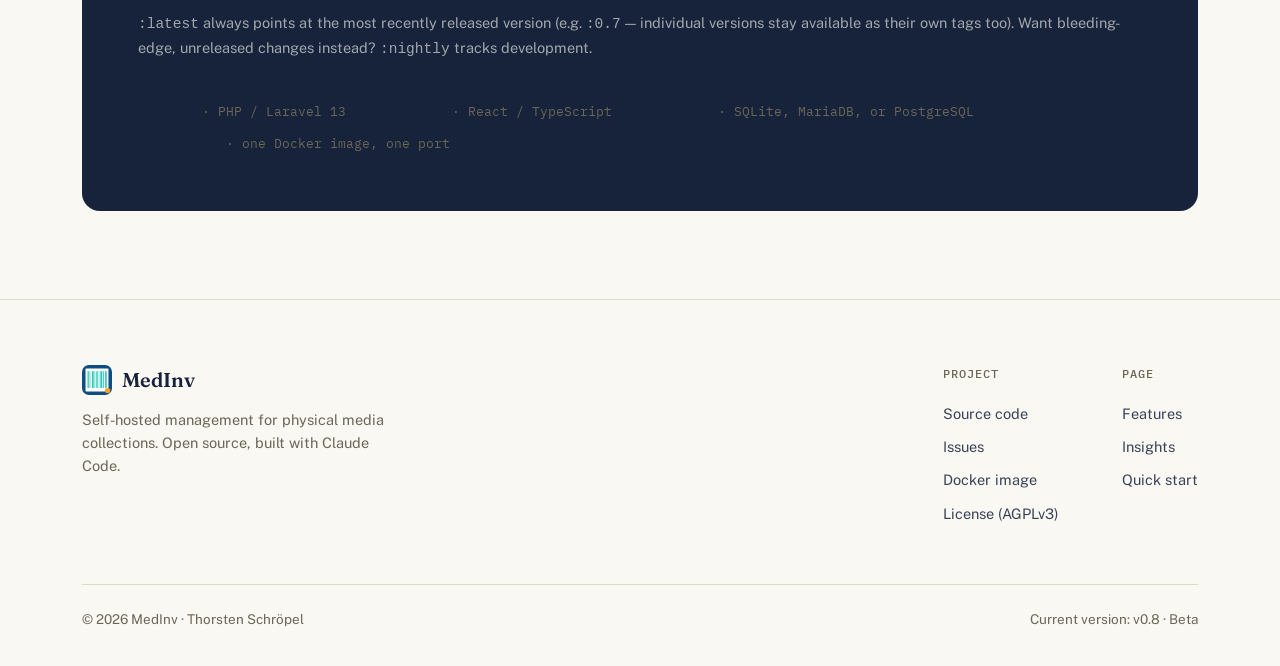
<file: en/index.html>
<!doctype html>
<html lang="en">
<head>
  <meta charset="UTF-8" />
  <meta name="viewport" content="width=device-width, initial-scale=1" />
  <meta name="robots" content="index, follow" />

  <title>MedInv — Your physical media collection, self-hosted</title>
  <meta name="description" content="MedInv is a self-hosted web app for cataloging books, CDs, and DVDs/Blu-rays: scan a barcode, fetch metadata automatically, search, and analyze your collection. Open source on GitHub." />

  <link rel="canonical" href="https://medinv.de/en/" />
  <link rel="alternate" hreflang="de" href="https://medinv.de/" />
  <link rel="alternate" hreflang="en" href="https://medinv.de/en/" />
  <link rel="alternate" hreflang="x-default" href="https://medinv.de/" />

  <meta property="og:type" content="website" />
  <meta property="og:site_name" content="MedInv" />
  <meta property="og:title" content="MedInv — Your physical media collection, self-hosted" />
  <meta property="og:description" content="MedInv is a self-hosted web app for cataloging books, CDs, and DVDs/Blu-rays: scan a barcode, fetch metadata automatically, search, and analyze your collection." />
  <meta property="og:url" content="https://medinv.de/en/" />
  <meta property="og:image" content="https://medinv.de/assets/img/og-image-en.png" />
  <meta property="og:image:width" content="1200" />
  <meta property="og:image:height" content="630" />
  <meta property="og:locale" content="en_US" />
  <meta property="og:locale:alternate" content="de_DE" />

  <meta name="twitter:card" content="summary_large_image" />
  <meta name="twitter:title" content="MedInv — Your physical media collection, self-hosted" />
  <meta name="twitter:description" content="MedInv is a self-hosted web app for cataloging books, CDs, and DVDs/Blu-rays: scan a barcode, fetch metadata automatically, search, and analyze your collection." />
  <meta name="twitter:image" content="https://medinv.de/assets/img/og-image-en.png" />

  <meta name="theme-color" content="#0f4c81" />
  <meta name="theme-color" content="#12181f" media="(prefers-color-scheme: dark)" />

  <link rel="icon" href="../assets/img/logo.svg" type="image/svg+xml" />
  <link rel="icon" href="/favicon.ico" sizes="48x48" />
  <link rel="apple-touch-icon" href="../assets/img/apple-touch-icon.png" />
  <link rel="manifest" href="/site.webmanifest" />

  <link rel="preconnect" href="https://fonts.googleapis.com" />
  <link rel="preconnect" href="https://fonts.gstatic.com" crossorigin />
  <link href="https://fonts.googleapis.com/css2?family=Fraunces:opsz,wght@9..144,500;9..144,600;9..144,700&family=Public+Sans:wght@400;500;600;700&family=IBM+Plex+Mono:wght@400;500&display=swap" rel="stylesheet">

  <link rel="stylesheet" href="../assets/css/style.css" />

  <script type="application/ld+json">
  {
    "@context": "https://schema.org",
    "@type": "SoftwareApplication",
    "name": "MedInv",
    "description": "MedInv is a self-hosted web app for cataloging books, CDs, and DVDs/Blu-rays: scan a barcode, fetch metadata automatically, search, and analyze your collection.",
    "applicationCategory": "MultimediaApplication",
    "operatingSystem": "Linux, Docker",
    "softwareVersion": "0.7",
    "license": "https://github.com/vulture20/MedInv/blob/main/LICENSE",
    "url": "https://medinv.de/en/",
    "image": "https://medinv.de/assets/img/og-image-en.png",
    "author": { "@type": "Person", "name": "Thorsten Schröpel" },
    "offers": { "@type": "Offer", "price": "0", "priceCurrency": "EUR" },
    "inLanguage": "en"
  }
  </script>
</head>
<body>

  <nav class="site-nav">
    <div class="wrap">
      <a class="brand" href="#top">
        <img src="../assets/img/logo.svg" alt="" width="30" height="30" />
        MedInv
      </a>
      <div class="nav-right">
        <div class="nav-links" id="navLinks">
          <a href="#funktionen">Features</a>
          <a href="#einblicke">Insights</a>
          <a href="#quickstart">Quick start</a>
          <a class="btn btn-ghost" href="https://github.com/vulture20/MedInv" target="_blank" rel="noopener">
            <svg viewBox="0 0 24 24" fill="currentColor" aria-hidden="true"><path d="M12 .5C5.73.5.5 5.74.5 12.02c0 5.02 3.25 9.28 7.77 10.78.57.1.78-.25.78-.55 0-.27-.01-1.16-.02-2.1-3.16.69-3.83-1.36-3.83-1.36-.52-1.3-1.26-1.65-1.26-1.65-1.03-.71.08-.7.08-.7 1.14.08 1.74 1.17 1.74 1.17 1.01 1.74 2.65 1.24 3.3.95.1-.73.4-1.24.72-1.53-2.52-.29-5.17-1.26-5.17-5.62 0-1.24.44-2.26 1.16-3.06-.12-.28-.5-1.44.11-3 0 0 .95-.3 3.12 1.17a10.9 10.9 0 0 1 5.68 0c2.17-1.47 3.12-1.17 3.12-1.17.61 1.56.23 2.72.11 3 .72.8 1.16 1.82 1.16 3.06 0 4.37-2.66 5.33-5.19 5.61.41.35.77 1.04.77 2.1 0 1.52-.01 2.74-.01 3.11 0 .3.2.66.79.55A10.53 10.53 0 0 0 23.5 12.02C23.5 5.74 18.27.5 12 .5Z"/></svg>
            GitHub
          </a>
        </div>
        <div class="lang-switch" role="group" aria-label="Sprache / Language">
          <a class="lang-btn" href="/">DE</a>
          <a class="lang-btn is-active" href="/en/" aria-current="page">EN</a>
        </div>
        <button class="nav-toggle" id="navToggle" aria-label="Open menu" aria-expanded="false" aria-controls="navLinks">
          <svg viewBox="0 0 24 24" fill="none" stroke="currentColor" stroke-width="1.8" stroke-linecap="round"><path d="M4 7h16M4 12h16M4 17h16"/></svg>
        </button>
      </div>
    </div>
  </nav>

  <main id="top">

    <!-- Hero ============================================================ -->
    <header class="hero">
      <div class="wrap">
        <span class="status-pill"><span class="dot"></span> Beta · actively developed · AGPL-3.0 licensed</span>

        <h1>A library for books, CDs and films — run by you, hosted on your own server.</h1>

        <p class="lede">
          MedInv catalogs physical collections automatically: scan a barcode,
          let it fetch title &amp; cover art through metadata lookups, organize
          everything across any number of libraries — and search, analyze, and
          share it with others whenever you like. Runs entirely on your own
          infrastructure.
        </p>

        <div class="actions">
          <a class="btn btn-primary" href="https://github.com/vulture20/MedInv" target="_blank" rel="noopener">
            <svg viewBox="0 0 24 24" fill="currentColor" aria-hidden="true"><path d="M12 .5C5.73.5.5 5.74.5 12.02c0 5.02 3.25 9.28 7.77 10.78.57.1.78-.25.78-.55 0-.27-.01-1.16-.02-2.1-3.16.69-3.83-1.36-3.83-1.36-.52-1.3-1.26-1.65-1.26-1.65-1.03-.71.08-.7.08-.7 1.14.08 1.74 1.17 1.74 1.17 1.01 1.74 2.65 1.24 3.3.95.1-.73.4-1.24.72-1.53-2.52-.29-5.17-1.26-5.17-5.62 0-1.24.44-2.26 1.16-3.06-.12-.28-.5-1.44.11-3 0 0 .95-.3 3.12 1.17a10.9 10.9 0 0 1 5.68 0c2.17-1.47 3.12-1.17 3.12-1.17.61 1.56.23 2.72.11 3 .72.8 1.16 1.82 1.16 3.06 0 4.37-2.66 5.33-5.19 5.61.41.35.77 1.04.77 2.1 0 1.52-.01 2.74-.01 3.11 0 .3.2.66.79.55A10.53 10.53 0 0 0 23.5 12.02C23.5 5.74 18.27.5 12 .5Z"/></svg>
            <span>View source code</span>
          </a>
          <a class="btn btn-ghost" href="#quickstart">
            <span>Get started with Docker</span>
            <svg viewBox="0 0 24 24" fill="none" stroke="currentColor" stroke-width="1.8" stroke-linecap="round" stroke-linejoin="round"><path d="M5 12h14M13 6l6 6-6 6"/></svg>
          </a>
        </div>
      </div>

      <div class="barcode" style="margin-top:56px;" aria-hidden="true"></div>

      <div class="wrap hero-shot reveal">
        <figure class="browser-frame">
          <div class="chrome"><span></span><span></span><span></span></div>
          <img src="../assets/img/screenshot-statistics.png" alt="MedInv's statistics view showing value history and a genre distribution for a library" loading="eager" width="1800" height="1000" />
        </figure>
      </div>
    </header>

    <!-- Features ======================================================== -->
    <section id="funktionen">
      <div class="wrap">
        <div class="section-head reveal">
          <span class="eyebrow">Feature set</span>
          <h2>Everything a serious collection needs.</h2>
          <p>Six areas, one tool — from the first scan to the last backup.</p>
        </div>

        <div class="feature-grid reveal">
          <article class="feature-card">
            <div class="icon">
              <svg viewBox="0 0 24 24" fill="none" stroke="currentColor" stroke-linecap="round" stroke-linejoin="round"><path d="M4 4.5A1.5 1.5 0 0 1 5.5 3H10a1.5 1.5 0 0 1 1.5 1.5v16A1.5 1.5 0 0 0 10 19H4.5A1.5 1.5 0 0 1 3 17.5v-13Z"/><path d="M13.5 6.2 18.6 5a1.5 1.5 0 0 1 1.82 1.1l3.4 15.3a1.5 1.5 0 0 1-1.13 1.8l-4.9 1.2A1.5 1.5 0 0 1 16 22.9L12.6 8.1"/><path d="M6.5 7h2M6.5 10.5h2M6.5 14h2"/></svg>
            </div>
            <h3>Media &amp; libraries</h3>
            <p>Three dedicated media types — books, CDs, DVDs/Blu-rays — each with its own purpose-built fields instead of generic free text. Any number of independent libraries, shared per user with fine-grained control.</p>
          </article>

          <article class="feature-card">
            <div class="icon">
              <svg viewBox="0 0 24 24" fill="none" stroke="currentColor" stroke-linecap="round" stroke-linejoin="round"><rect x="2.5" y="4" width="14" height="14" rx="1.4"/><path d="M6 4V2.5M13 4V2.5M2.5 9h14"/><path d="M17 8.5 21.5 6v9L17 12.5"/></svg>
            </div>
            <h3>Capture &amp; metadata</h3>
            <p>Scan a barcode or type a title — MedInv queries up to nine providers per media type automatically and downloads covers locally. A miss is never a dead end: manual entry always stays an option.</p>
            <div class="taglist">
              <span>EAN/ISBN scan</span>
              <span>Optional AI lookup</span>
              <span>Cover download</span>
            </div>
          </article>

          <article class="feature-card">
            <div class="icon">
              <svg viewBox="0 0 24 24" fill="none" stroke="currentColor" stroke-linecap="round" stroke-linejoin="round"><circle cx="10.5" cy="10.5" r="6.5"/><path d="m20 20-4.7-4.7"/></svg>
            </div>
            <h3>Search &amp; statistics</h3>
            <p>Full-text search with genuine typo tolerance, fine filters by genre, language, year, or price. Plus distributions and value history per library — including automatic currency conversion.</p>
          </article>

          <article class="feature-card">
            <div class="icon">
              <svg viewBox="0 0 24 24" fill="none" stroke="currentColor" stroke-linecap="round" stroke-linejoin="round"><path d="M12 2.5 4.5 5.8v5.4c0 5 3.2 8.9 7.5 10.3 4.3-1.4 7.5-5.3 7.5-10.3V5.8L12 2.5Z"/><path d="m9 12 2.2 2.2L15.5 10"/></svg>
            </div>
            <h3>Access &amp; sharing</h3>
            <p>Three account levels — guest, user, admin — plus fine-grained sharing per library. Optional OpenID Connect/OAuth2 login alongside classic accounts, with brute-force protection.</p>
          </article>

          <article class="feature-card">
            <div class="icon">
              <svg viewBox="0 0 24 24" fill="none" stroke="currentColor" stroke-linecap="round" stroke-linejoin="round"><path d="M4 7.5h16M4 7.5v11A1.5 1.5 0 0 0 5.5 20h13a1.5 1.5 0 0 0 1.5-1.5v-11M4 7.5l1.6-3.6A1.5 1.5 0 0 1 6.97 3h10.06a1.5 1.5 0 0 1 1.37.9L20 7.5"/><path d="M10 11.5h4"/></svg>
            </div>
            <h3>Backup, export &amp; import</h3>
            <p>Automatic and manual backups with configurable retention, plus a safety backup before every schema-changing update. Full instance restore or targeted per-library export.</p>
          </article>

          <article class="feature-card">
            <div class="icon">
              <svg viewBox="0 0 24 24" fill="none" stroke="currentColor" stroke-linecap="round" stroke-linejoin="round"><circle cx="12" cy="12" r="9"/><path d="M3 12h18M12 3c2.5 2.5 3.8 5.8 3.8 9s-1.3 6.5-3.8 9c-2.5-2.5-3.8-5.8-3.8-9S9.5 5.5 12 3Z"/></svg>
            </div>
            <h3>Languages &amp; themes</h3>
            <p>18 bundled language packs, six themes, and its own CSS plugin system for a custom look — switchable per instance, with an editor for adding further languages.</p>
          </article>
        </div>
      </div>
    </section>

    <div class="barcode" aria-hidden="true"></div>

    <!-- Insights ========================================================= -->
    <section id="einblicke">
      <div class="wrap">
        <div class="section-head reveal">
          <span class="eyebrow">In practice</span>
          <h2>This is what your own collection feels like.</h2>
          <p>Real interface, real sample data — no mockups.</p>
        </div>

        <div class="showcase-row reveal">
          <div class="showcase-media">
            <figure class="browser-frame">
              <div class="chrome"><span></span><span></span><span></span></div>
              <img src="../assets/img/screenshot-search.png" alt="Search page with filters for media type, genre, language, price, and release year" loading="lazy" width="1800" height="1250" />
            </figure>
          </div>
          <div class="showcase-copy">
            <span class="eyebrow">Search</span>
            <h3>Find any title again, no matter how large the collection grows.</h3>
            <p>A full-text search across every library you can see, combinable with structured filters — plus a genuine, typo-tolerant fuzzy search for when the name isn't quite on the tip of your tongue.</p>
            <ul>
              <li>Filters by media type, genre, language, medium, price, year</li>
              <li>Saved searches for recurring queries</li>
              <li>Results automatically respect library sharing</li>
            </ul>
          </div>
        </div>

        <div class="showcase-row reverse reveal">
          <div class="showcase-media">
            <figure class="browser-frame">
              <div class="chrome"><span></span><span></span><span></span></div>
              <img src="../assets/img/screenshot-capture.png" alt="MedInv capture page with barcode entry, camera scan, and capture without an EAN" loading="lazy" width="1800" height="1250" />
            </figure>
          </div>
          <div class="showcase-copy">
            <span class="eyebrow">Capture</span>
            <h3>Scan instead of type.</h3>
            <p>A single barcode is enough: MedInv queries every enabled metadata provider in parallel and merges the results field by field. No matching code on hand? Free-text title search works just as well.</p>
            <ul>
              <li>Camera scan right in the browser, or manual entry</li>
              <li>Bulk import of whole lists from a text file</li>
              <li>Re-fetch metadata for any title later</li>
            </ul>
          </div>
        </div>

        <div class="showcase-row reveal">
          <div class="showcase-media">
            <figure class="browser-frame">
              <div class="chrome"><span></span><span></span><span></span></div>
              <img src="../assets/img/screenshot-library.png" alt="Library view with a title list, author, and EAN, plus PDF export" loading="lazy" width="1800" height="1250" />
            </figure>
          </div>
          <div class="showcase-copy">
            <span class="eyebrow">Libraries</span>
            <h3>Clear lists instead of index-card chaos.</h3>
            <p>Every library shows its holdings as a sortable, exportable list — including PDF export, multi-select for bulk changes, and direct access to every detail.</p>
            <ul>
              <li>Bulk edit and delete for selected titles</li>
              <li>PDF export of an entire library</li>
              <li>Free-text shelf location per copy</li>
            </ul>
          </div>
        </div>

        <div class="showcase-row reverse reveal">
          <div class="showcase-media">
            <figure class="browser-frame">
              <div class="chrome"><span></span><span></span><span></span></div>
              <img src="../assets/img/screenshot-plugins.png" alt="Plugin management listing metadata providers per media type, version, source, EAN support, and enabled state" loading="lazy" width="1800" height="1250" />
            </figure>
          </div>
          <div class="showcase-copy">
            <span class="eyebrow">Plugins</span>
            <h3>Every metadata provider, controlled individually.</h3>
            <p>More than twenty metadata providers across all media types — API-based, web-scraping, or AI-powered — can each be enabled, configured, and tested individually, with no code changes required.</p>
            <ul>
              <li>Its own API key &amp; settings per provider</li>
              <li>EAN support per provider visible at a glance</li>
              <li>Connection test right in the interface</li>
            </ul>
          </div>
        </div>

        <div class="showcase-row reveal">
          <div class="showcase-media">
            <figure class="browser-frame">
              <div class="chrome"><span></span><span></span><span></span></div>
              <img src="../assets/img/screenshot-reports.png" alt="Overview of reports: duplicates, data quality, recent additions, top lists, capture source, sharing" loading="lazy" width="1800" height="1250" />
            </figure>
          </div>
          <div class="showcase-copy">
            <span class="eyebrow">Reports</span>
            <h3>Answers to concrete questions about the collection.</h3>
            <p>Seven ready-made tables answer what a chart alone can't: where are the duplicates? Which entries are missing a cover or price? What was added most recently?</p>
            <ul>
              <li>Duplicates, data quality, top lists, sharing &amp; more</li>
              <li>Every table exports to PDF</li>
              <li>Spans all libraries, respects sharing</li>
            </ul>
          </div>
        </div>

        <div class="showcase-row reverse reveal">
          <div class="showcase-media">
            <figure class="browser-frame">
              <div class="chrome"><span></span><span></span><span></span></div>
              <img src="../assets/img/screenshot-statistics-dvd.png" alt="Statistics distributions by director, medium, and release year for a DVD/Blu-ray library" loading="lazy" width="1800" height="1250" />
            </figure>
          </div>
          <div class="showcase-copy">
            <span class="eyebrow">Statistics</span>
            <h3>The collection in numbers, sorted by frequency.</h3>
            <p>Every library gets its own distributions — genre, language, director, medium, release year — plus a value history over time and automatic currency conversion for mixed holdings.</p>
            <ul>
              <li>Distributions always sorted by frequency</li>
              <li>Value history over time, per library</li>
              <li>Automatic conversion across multiple currencies</li>
            </ul>
          </div>
        </div>
      </div>
    </section>

    <!-- Quick start ======================================================= -->
    <section id="quickstart">
      <div class="wrap">
        <div class="quickstart reveal">
          <div class="section-head">
            <span class="eyebrow">Quick start</span>
            <h2>One container, no setup marathon.</h2>
            <p>MedInv runs as a single, self-contained Docker image — with an embedded SQLite database, no separate database container required.</p>
          </div>

          <div class="code-block">
            <div class="code-head">
              <span>Terminal</span>
              <button class="copy-btn" id="copyBtn" type="button" data-copy="docker run -d --name medinv -p 8080:8080 -e MEDINV_ADMINUSER=admin@example.com -e MEDINV_ADMINPASS='ChangeMe123!' -v medinv-storage:/var/www/backend/storage --restart unless-stopped ghcr.io/vulture20/medinv:latest" data-copied-label="Copied ✓">Copy command</button>
            </div>
            <pre><code><span class="tok-cmt"># Then available at http://localhost:8080</span>
docker run -d \
  <span class="tok-flag">--name</span> medinv \
  <span class="tok-flag">-p</span> <span class="tok-str">8080:8080</span> \
  <span class="tok-flag">-e</span> <span class="tok-key">MEDINV_ADMINUSER</span>=<span class="tok-str">admin@example.com</span> \
  <span class="tok-flag">-e</span> <span class="tok-key">MEDINV_ADMINPASS</span>=<span class="tok-str">'ChangeMe123!'</span> \
  <span class="tok-flag">-v</span> <span class="tok-str">medinv-storage:/var/www/backend/storage</span> \
  <span class="tok-flag">--restart</span> unless-stopped \
  ghcr.io/vulture20/medinv:latest</code></pre>
          </div>

          <p class="quickstart-note">
            The <code>medinv-storage</code> volume is what makes the database, covers, and backups survive restarts — always mount it.
            Every option, including MariaDB/PostgreSQL support, is documented in the
            <a href="https://github.com/vulture20/MedInv#-quick-start-with-docker" target="_blank" rel="noopener">README on GitHub</a>.
          </p>

          <p class="quickstart-note">
            <code>:latest</code> always points at the most recently released version (e.g. <code>:0.7</code> — individual versions stay available as their own tags too). Want bleeding-edge, unreleased changes instead? <code>:nightly</code> tracks development.
          </p>

          <div class="stack">
            <span><strong>Backend</strong> · PHP / Laravel 13</span>
            <span><strong>Frontend</strong> · React / TypeScript</span>
            <span><strong>Database</strong> · SQLite, MariaDB, or PostgreSQL</span>
            <span><strong>Deployment</strong> · one Docker image, one port</span>
          </div>
        </div>
      </div>
    </section>

  </main>

  <footer>
    <div class="wrap">
      <div class="footer-top">
        <div class="footer-brand">
          <a class="brand" href="#top">
            <img src="../assets/img/logo.svg" alt="" width="30" height="30" />
            MedInv
          </a>
          <p>Self-hosted management for physical media collections. Open source, built with Claude Code.</p>
        </div>
        <div class="footer-cols">
          <div class="footer-col">
            <h4>Project</h4>
            <a href="https://github.com/vulture20/MedInv" target="_blank" rel="noopener">Source code</a>
            <a href="https://github.com/vulture20/MedInv/issues" target="_blank" rel="noopener">Issues</a>
            <a href="https://github.com/vulture20/MedInv/pkgs/container/medinv" target="_blank" rel="noopener">Docker image</a>
            <a href="https://github.com/vulture20/MedInv/blob/main/LICENSE" target="_blank" rel="noopener">License (AGPLv3)</a>
          </div>
          <div class="footer-col">
            <h4>Page</h4>
            <a href="#funktionen">Features</a>
            <a href="#einblicke">Insights</a>
            <a href="#quickstart">Quick start</a>
          </div>
        </div>
      </div>
      <div class="footer-bottom">
        <span>© <span id="year"></span> MedInv · Thorsten Schröpel</span>
        <span>Current version: v0.8 · Beta</span>
      </div>
    </div>
  </footer>

  <script src="../assets/js/main.js"></script>
</body>
</html>
</file>
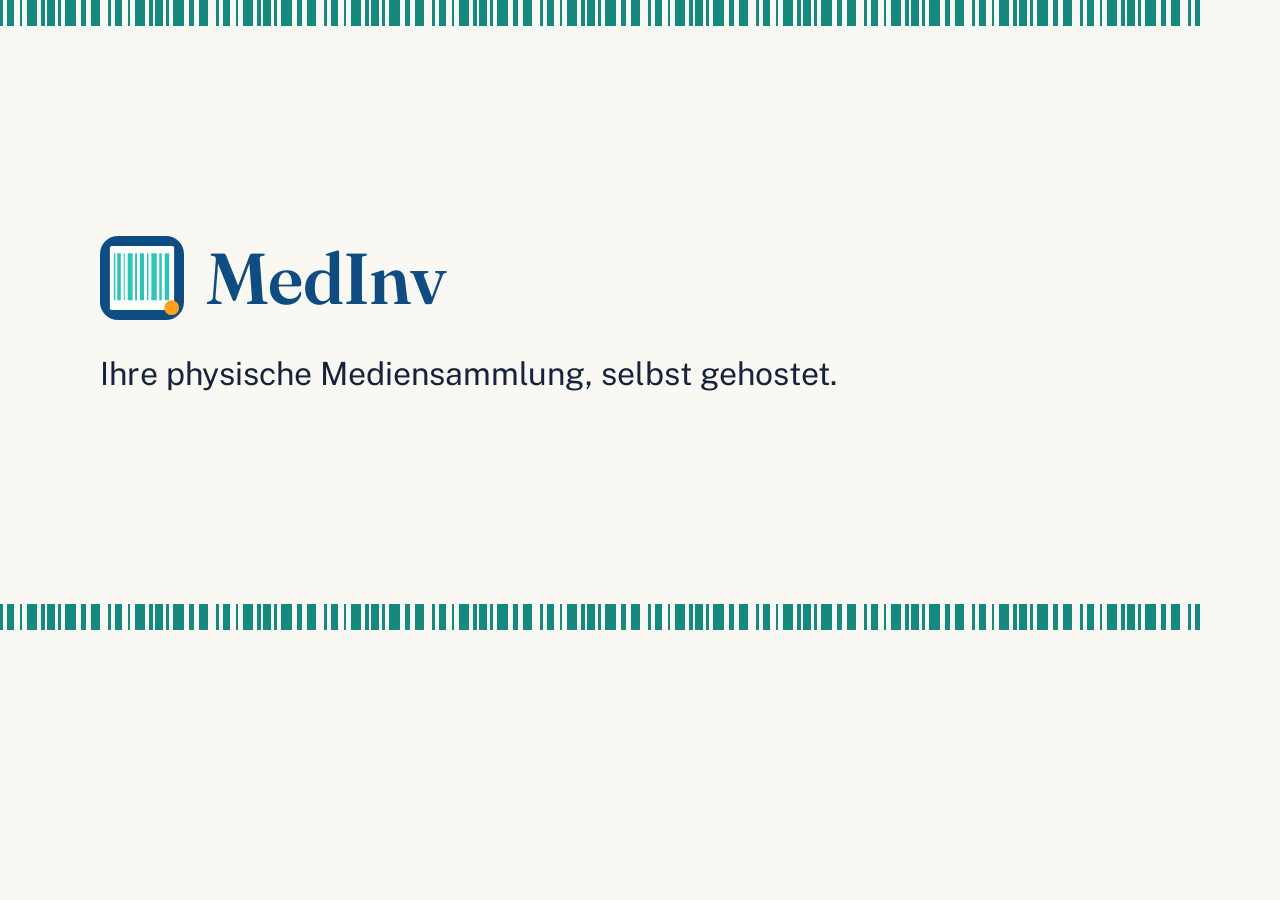
<file: design/og-template.html>
<!doctype html>
<html lang="de">
<head>
<meta charset="UTF-8" />
<title>OG image template (build-time only, never shipped)</title>
<link rel="preconnect" href="https://fonts.googleapis.com" />
<link rel="preconnect" href="https://fonts.gstatic.com" crossorigin />
<link href="https://fonts.googleapis.com/css2?family=Fraunces:opsz,wght@9..144,600&family=Public+Sans:wght@400;500&display=swap" rel="stylesheet">
<style>
  /* Design tokens copied verbatim from ../assets/css/style.css so this stays
     diffable against the live site's palette — this file is a build-time
     tool only, never linked from the shipped pages. */
  :root {
    --paper: #faf8f3;
    --ink: #16233b;
    --muted: #6b6656;
    --line: #ded8c8;
    --shelf-blue: #0f4c81;
    --barcode-teal: #16897f;
    --font-display: 'Fraunces', 'Iowan Old Style', 'Georgia', serif;
    --font-body: 'Public Sans', -apple-system, BlinkMacSystemFont, 'Segoe UI', sans-serif;
  }
  * { box-sizing: border-box; }
  html, body {
    margin: 0;
    width: 1200px;
    height: 630px;
    background: var(--paper);
    font-family: var(--font-body);
    overflow: hidden;
  }
  .card {
    position: relative;
    width: 1200px;
    height: 630px;
    display: flex;
    flex-direction: column;
    justify-content: center;
    padding: 0 100px;
  }
  .barcode-top, .barcode-bottom {
    position: absolute;
    left: 0;
    right: 0;
    height: 26px;
    background-image: repeating-linear-gradient(
      90deg,
      var(--barcode-teal) 0px, var(--barcode-teal) 3px, transparent 3px, transparent 7px,
      var(--barcode-teal) 7px, var(--barcode-teal) 14px, transparent 14px, transparent 20px,
      var(--barcode-teal) 20px, var(--barcode-teal) 22px, transparent 22px, transparent 27px,
      var(--barcode-teal) 27px, var(--barcode-teal) 37px, transparent 37px, transparent 41px,
      var(--barcode-teal) 41px, var(--barcode-teal) 45px, transparent 45px, transparent 47px,
      var(--barcode-teal) 47px, var(--barcode-teal) 55px, transparent 55px, transparent 58px,
      var(--barcode-teal) 58px, var(--barcode-teal) 61px, transparent 61px, transparent 65px,
      var(--barcode-teal) 65px, var(--barcode-teal) 76px, transparent 76px, transparent 81px,
      var(--barcode-teal) 81px, var(--barcode-teal) 86px, transparent 86px, transparent 91px,
      var(--barcode-teal) 91px, var(--barcode-teal) 100px, transparent 100px, transparent 108px
    );
    background-size: 108px 100%;
  }
  .barcode-top { top: 0; }
  .barcode-bottom { bottom: 0; }

  .brand {
    display: flex;
    align-items: center;
    gap: 22px;
  }
  .brand img {
    width: 84px;
    height: 84px;
    border-radius: 18px;
    flex-shrink: 0;
  }
  .brand span {
    font-family: var(--font-display);
    font-weight: 600;
    font-size: 72px;
    color: var(--shelf-blue);
    letter-spacing: -0.01em;
  }
  .tagline {
    margin: 30px 0 0;
    font-size: 32px;
    color: var(--ink);
    max-width: 900px;
    line-height: 1.35;
  }
</style>
</head>
<body>
  <div class="card">
    <div class="barcode-top"></div>
    <div class="brand">
      <img src="../assets/img/logo.svg" alt="" width="84" height="84" />
      <span>MedInv</span>
    </div>
    <p class="tagline" id="tagline">Ihre physische Mediensammlung, selbst gehostet.</p>
    <div class="barcode-bottom"></div>
  </div>
  <script>
    // Build-time convenience only (never shipped): swap the one tagline
    // node's text based on a ?lang= query param, so the same template
    // produces both og-image-de.png and og-image-en.png without
    // duplicating the whole file. Not a runtime i18n mechanism.
    var lang = new URLSearchParams(location.search).get('lang');
    if (lang === 'en') {
      document.documentElement.lang = 'en';
      document.getElementById('tagline').textContent = 'Your physical media collection, self-hosted.';
    }
  </script>
</body>
</html>
</file>
<file: assets/css/style.css>
/* =========================================================================
   MedInv — Produktseite
   Design-Tokens: siehe Kommentare unten. Ruhige, papierne Grundfläche,
   ein Signatur-Element (der "Barcode-Strip", direkt aus dem Logo
   abgeleitet) zieht sich als Gliederungselement durch die ganze Seite.
   ========================================================================= */

:root {
  /* Farbe -------------------------------------------------------------- */
  --paper: #faf8f3;         /* Grundfläche: warmes Karteikarten-Weiß */
  --paper-alt: #f2efe5;     /* Abgesetzte Flächen (Karten, Codeblock) */
  --ink: #16233b;           /* Fließtext / Überschriften, aus dem Logo-Blau abgeleitet */
  --muted: #6b6656;         /* Sekundärtext, warmes Grau-Braun */
  --line: #ded8c8;          /* Haarlinien, Rahmen */
  --shelf-blue: #0f4c81;    /* Primärfarbe, direkt aus dem Logo */
  --shelf-blue-dark: #0b3a63;
  --barcode-teal: #16897f;  /* Akzent, aus dem Logo-Teal, für Kontrast vertieft */
  --barcode-teal-bright: #2ec4b6; /* Logo-Originalton, nur dekorativ */
  --stamp-orange: #cc7a12;  /* Akzent, aus dem Logo-Orange, für Kontrast vertieft */
  --stamp-orange-bright: #ff9f1c; /* Logo-Originalton, nur dekorativ */
  --surface: #ffffff;

  /* Typografie ----------------------------------------------------------*/
  --font-display: 'Fraunces', 'Iowan Old Style', 'Georgia', serif;
  --font-body: 'Public Sans', -apple-system, BlinkMacSystemFont, 'Segoe UI', sans-serif;
  --font-mono: 'IBM Plex Mono', ui-monospace, 'SFMono-Regular', Menlo, monospace;

  --radius: 10px;
  --shadow-card: 0 1px 2px rgba(22, 35, 59, 0.04), 0 8px 24px -12px rgba(22, 35, 59, 0.12);
  --max-width: 1180px;
}

@media (prefers-color-scheme: dark) {
  :root {
    --paper: #12181f;
    --paper-alt: #171f28;
    --ink: #eee9de;
    --muted: #9a9587;
    --line: #2a3038;
    --shelf-blue: #4f9ce8;
    --shelf-blue-dark: #7fb8f0;
    --barcode-teal: #3ecbbd;
    --stamp-orange: #f0a94b;
    --surface: #171f28;
    --shadow-card: 0 1px 2px rgba(0, 0, 0, 0.3), 0 8px 24px -12px rgba(0, 0, 0, 0.5);
  }
}

* {
  box-sizing: border-box;
}

html {
  scroll-behavior: smooth;
}

@media (prefers-reduced-motion: reduce) {
  html {
    scroll-behavior: auto;
  }
  * {
    animation-duration: 0.001ms !important;
    animation-iteration-count: 1 !important;
    transition-duration: 0.001ms !important;
    scroll-behavior: auto !important;
  }
}

body {
  margin: 0;
  background: var(--paper);
  color: var(--ink);
  font-family: var(--font-body);
  font-size: 17px;
  line-height: 1.6;
  -webkit-font-smoothing: antialiased;
}

img {
  max-width: 100%;
  display: block;
}

a {
  color: inherit;
}

.wrap {
  max-width: var(--max-width);
  margin: 0 auto;
  padding: 0 32px;
}

@media (max-width: 640px) {
  .wrap {
    padding: 0 20px;
  }
}

::selection {
  background: var(--barcode-teal);
  color: var(--paper);
}

:focus-visible {
  outline: 2px solid var(--barcode-teal);
  outline-offset: 3px;
}

h1, h2, h3 {
  font-family: var(--font-display);
  font-weight: 600;
  line-height: 1.08;
  margin: 0;
  letter-spacing: -0.01em;
}

p {
  margin: 0;
}

.eyebrow {
  font-family: var(--font-mono);
  font-size: 12.5px;
  letter-spacing: 0.14em;
  text-transform: uppercase;
  color: var(--barcode-teal);
  font-weight: 500;
}

/* Barcode-Strip: Signatur-Element -------------------------------------- */
/* Die Streifenbreiten sind direkt aus assets/img/logo.svg übernommen
   (die zehn <rect>-Balken des Logos), damit dieses Motiv nicht neu
   erfunden, sondern konsequent aus dem bestehenden Markenzeichen
   weitergeführt wird. */
.barcode {
  height: 22px;
  width: 100%;
  background-image: repeating-linear-gradient(
    90deg,
    var(--barcode-teal) 0px, var(--barcode-teal) 3px, transparent 3px, transparent 7px,
    var(--barcode-teal) 7px, var(--barcode-teal) 14px, transparent 14px, transparent 20px,
    var(--barcode-teal) 20px, var(--barcode-teal) 22px, transparent 22px, transparent 27px,
    var(--barcode-teal) 27px, var(--barcode-teal) 37px, transparent 37px, transparent 41px,
    var(--barcode-teal) 41px, var(--barcode-teal) 45px, transparent 45px, transparent 47px,
    var(--barcode-teal) 47px, var(--barcode-teal) 55px, transparent 55px, transparent 58px,
    var(--barcode-teal) 58px, var(--barcode-teal) 61px, transparent 61px, transparent 65px,
    var(--barcode-teal) 65px, var(--barcode-teal) 76px, transparent 76px, transparent 81px,
    var(--barcode-teal) 81px, var(--barcode-teal) 86px, transparent 86px, transparent 91px,
    var(--barcode-teal) 91px, var(--barcode-teal) 100px, transparent 100px, transparent 108px
  );
  background-size: 108px 100%;
  opacity: 0.85;
}

.barcode--dense {
  opacity: 1;
}

/* Nav -------------------------------------------------------------------*/
.site-nav {
  position: sticky;
  top: 0;
  z-index: 40;
  background: color-mix(in srgb, var(--paper) 92%, transparent);
  backdrop-filter: saturate(1.4) blur(10px);
  border-bottom: 1px solid var(--line);
}

.site-nav .wrap {
  display: flex;
  align-items: center;
  justify-content: space-between;
  height: 72px;
}

.brand {
  display: flex;
  align-items: center;
  gap: 10px;
  text-decoration: none;
  font-family: var(--font-display);
  font-weight: 600;
  font-size: 20px;
  color: var(--ink);
}

.brand img {
  width: 30px;
  height: 30px;
  border-radius: 7px;
}

.nav-right {
  display: flex;
  align-items: center;
  gap: 22px;
}

.nav-links {
  display: flex;
  align-items: center;
  gap: 30px;
  font-size: 15px;
}

.nav-links a {
  text-decoration: none;
  color: var(--ink);
  opacity: 0.75;
  transition: opacity 0.15s ease;
}

.nav-links a:hover {
  opacity: 1;
}

.nav-links .btn {
  opacity: 1;
}

/* Language switch: always visible (not folded into the mobile nav-links
   overlay), since a visitor's first task on landing might be picking a
   language before anything else on the page is legible to them. */
.lang-switch {
  display: flex;
  align-items: center;
  gap: 2px;
  font-family: var(--font-mono);
  font-size: 12.5px;
  border: 1px solid var(--line);
  border-radius: 8px;
  padding: 3px;
  flex-shrink: 0;
}

.lang-btn {
  /* SEO rework: .lang-btn is now a plain cross-page <a> (real navigation
     between / and /en/) instead of a JS-driven <button>, so it needs the
     link-specific resets a <button> got for free. */
  display: inline-block;
  text-decoration: none;
  background: none;
  border: none;
  cursor: pointer;
  padding: 5px 9px;
  border-radius: 5px;
  color: var(--muted);
  font-family: inherit;
  font-size: inherit;
  letter-spacing: 0.03em;
  transition: background 0.15s ease, color 0.15s ease;
}

.lang-btn:visited {
  color: var(--muted);
}

.lang-btn:hover {
  color: var(--ink);
}

.lang-btn.is-active {
  color: var(--ink);
  font-weight: 600;
  background: var(--paper-alt);
}

.nav-toggle {
  display: none;
  background: none;
  border: 1px solid var(--line);
  border-radius: 8px;
  width: 40px;
  height: 40px;
  align-items: center;
  justify-content: center;
  cursor: pointer;
}

.nav-toggle svg {
  width: 20px;
  height: 20px;
  stroke: var(--ink);
}

@media (max-width: 780px) {
  .nav-toggle {
    display: flex;
  }
  .nav-links {
    position: absolute;
    top: 72px;
    left: 0;
    right: 0;
    background: var(--paper);
    border-bottom: 1px solid var(--line);
    flex-direction: column;
    align-items: flex-start;
    gap: 4px;
    padding: 10px 20px 22px;
    display: none;
  }
  .nav-links.open {
    display: flex;
  }
  .nav-links a {
    padding: 10px 0;
    width: 100%;
    opacity: 1;
  }
}

/* Buttons -----------------------------------------------------------------*/
.btn {
  display: inline-flex;
  align-items: center;
  gap: 8px;
  padding: 12px 20px;
  border-radius: 8px;
  font-size: 15px;
  font-weight: 600;
  text-decoration: none;
  border: 1px solid transparent;
  cursor: pointer;
  font-family: var(--font-body);
  transition: transform 0.15s ease, background 0.15s ease, border-color 0.15s ease;
}

.btn:hover {
  transform: translateY(-1px);
}

.btn-primary {
  background: var(--shelf-blue);
  color: #fff;
}

.btn-primary:hover {
  background: var(--shelf-blue-dark);
}

.btn-ghost {
  background: transparent;
  border-color: var(--line);
  color: var(--ink);
}

.btn-ghost:hover {
  border-color: var(--barcode-teal);
}

.btn svg {
  width: 17px;
  height: 17px;
}

/* Hero --------------------------------------------------------------------*/
.hero {
  padding: 76px 0 40px;
}

.hero .wrap {
  display: grid;
  gap: 20px;
}

.status-pill {
  display: inline-flex;
  align-items: center;
  gap: 8px;
  font-family: var(--font-mono);
  font-size: 12.5px;
  letter-spacing: 0.04em;
  color: var(--muted);
  background: var(--paper-alt);
  border: 1px solid var(--line);
  border-radius: 100px;
  padding: 6px 14px 6px 10px;
  width: fit-content;
}

.status-pill .dot {
  width: 7px;
  height: 7px;
  border-radius: 50%;
  background: var(--stamp-orange-bright);
}

.hero h1 {
  font-size: clamp(38px, 5.4vw, 64px);
  max-width: 16ch;
  margin-top: 18px;
}

.hero .lede {
  font-size: 19px;
  color: var(--muted);
  max-width: 56ch;
  margin-top: 20px;
}

.hero .actions {
  display: flex;
  gap: 14px;
  flex-wrap: wrap;
  margin-top: 30px;
}

.hero-shot {
  margin-top: 56px;
}

/* Browser-Rahmen für Screenshots -------------------------------------------*/
.browser-frame {
  background: var(--surface);
  border: 1px solid var(--line);
  border-radius: 14px;
  overflow: hidden;
  box-shadow: var(--shadow-card);
}

.browser-frame .chrome {
  display: flex;
  align-items: center;
  gap: 7px;
  padding: 12px 16px;
  border-bottom: 1px solid var(--line);
}

.browser-frame .chrome span {
  width: 10px;
  height: 10px;
  border-radius: 50%;
  background: var(--line);
}

.browser-frame img {
  width: 100%;
  height: auto;
}

/* Section scaffolding -------------------------------------------------- */
section {
  padding: 88px 0;
}

section[id] {
  scroll-margin-top: 88px;
}

.section-head {
  max-width: 640px;
  margin-bottom: 52px;
}

.section-head h2 {
  font-size: clamp(28px, 3.4vw, 38px);
  margin-top: 14px;
}

.section-head p {
  color: var(--muted);
  font-size: 17px;
  margin-top: 14px;
}

/* Features grid ---------------------------------------------------------*/
.feature-grid {
  display: grid;
  grid-template-columns: repeat(3, 1fr);
  gap: 1px;
  background: var(--line);
  border: 1px solid var(--line);
  border-radius: var(--radius);
  overflow: hidden;
}

@media (max-width: 900px) {
  .feature-grid {
    grid-template-columns: repeat(2, 1fr);
  }
}

@media (max-width: 620px) {
  .feature-grid {
    grid-template-columns: 1fr;
  }
}

.feature-card {
  background: var(--surface);
  padding: 32px 28px;
}

.feature-card .icon {
  width: 38px;
  height: 38px;
  color: var(--shelf-blue);
}

.feature-card .icon svg {
  width: 100%;
  height: 100%;
  stroke-width: 1.5;
}

.feature-card h3 {
  font-size: 19px;
  margin-top: 20px;
  font-weight: 600;
  font-family: var(--font-body);
  letter-spacing: -0.01em;
}

.feature-card p {
  margin-top: 10px;
  color: var(--muted);
  font-size: 15.5px;
  line-height: 1.6;
}

.feature-card .taglist {
  margin-top: 14px;
  display: flex;
  flex-wrap: wrap;
  gap: 6px;
}

.feature-card .taglist span {
  font-family: var(--font-mono);
  font-size: 11px;
  color: var(--barcode-teal);
  background: color-mix(in srgb, var(--barcode-teal) 10%, transparent);
  border-radius: 5px;
  padding: 3px 7px;
  letter-spacing: 0.02em;
}

/* Showcase rows -----------------------------------------------------------*/
.showcase-row {
  display: grid;
  grid-template-columns: 1.1fr 0.9fr;
  gap: 56px;
  align-items: center;
}

.showcase-row + .showcase-row {
  margin-top: 96px;
}

.showcase-row.reverse .showcase-media {
  order: 2;
}

.showcase-row.reverse .showcase-copy {
  order: 1;
}

@media (max-width: 860px) {
  .showcase-row,
  .showcase-row.reverse .showcase-media,
  .showcase-row.reverse .showcase-copy {
    order: unset;
    grid-template-columns: 1fr;
  }
  .showcase-row {
    grid-template-columns: 1fr;
    gap: 26px;
  }
}

.showcase-copy .eyebrow {
  display: block;
  margin-bottom: 12px;
}

.showcase-copy h3 {
  font-size: 25px;
  font-family: var(--font-display);
  font-weight: 600;
}

.showcase-copy p {
  margin-top: 14px;
  color: var(--muted);
  font-size: 16px;
}

.showcase-copy ul {
  margin: 18px 0 0;
  padding: 0;
  list-style: none;
  display: grid;
  gap: 9px;
}

.showcase-copy li {
  font-size: 15px;
  color: var(--ink);
  padding-left: 20px;
  position: relative;
}

.showcase-copy li::before {
  content: '';
  position: absolute;
  left: 0;
  top: 8px;
  width: 8px;
  height: 2px;
  background: var(--stamp-orange);
}

/* Quick start -------------------------------------------------------------*/
.quickstart {
  background: var(--ink);
  color: var(--paper);
  border-radius: 18px;
  padding: 56px;
}

@media (max-width: 640px) {
  .quickstart {
    padding: 34px 22px;
  }
}

.quickstart .section-head {
  margin-bottom: 34px;
}

.quickstart .section-head p {
  color: color-mix(in srgb, var(--paper) 65%, transparent);
}

.quickstart .eyebrow {
  color: var(--barcode-teal-bright);
}

.code-block {
  background: color-mix(in srgb, var(--paper) 6%, var(--ink) 94%);
  border: 1px solid color-mix(in srgb, var(--paper) 16%, transparent);
  border-radius: 12px;
  overflow: hidden;
}

.code-block .code-head {
  display: flex;
  justify-content: space-between;
  align-items: center;
  padding: 10px 16px;
  border-bottom: 1px solid color-mix(in srgb, var(--paper) 14%, transparent);
  font-family: var(--font-mono);
  font-size: 12.5px;
  color: color-mix(in srgb, var(--paper) 60%, transparent);
  letter-spacing: 0.04em;
}

.copy-btn {
  font-family: var(--font-mono);
  font-size: 12px;
  color: var(--paper);
  background: color-mix(in srgb, var(--paper) 12%, transparent);
  border: 1px solid color-mix(in srgb, var(--paper) 20%, transparent);
  border-radius: 6px;
  padding: 5px 10px;
  cursor: pointer;
  transition: background 0.15s ease;
}

.copy-btn:hover {
  background: color-mix(in srgb, var(--paper) 20%, transparent);
}

.code-block pre {
  margin: 0;
  padding: 22px 24px;
  overflow-x: auto;
  font-family: var(--font-mono);
  font-size: 14px;
  line-height: 1.75;
}

.code-block code {
  white-space: pre;
}

.tok-key { color: #8fc1ff; }
.tok-str { color: #7bd8b0; }
.tok-cmt { color: color-mix(in srgb, var(--paper) 42%, transparent); }
.tok-flag { color: #f0a94b; }

.quickstart-note {
  margin-top: 22px;
  font-size: 14.5px;
  color: color-mix(in srgb, var(--paper) 62%, transparent);
}

.quickstart-note a {
  color: var(--barcode-teal-bright);
  text-decoration: underline;
  text-underline-offset: 3px;
}

/* Stack strip ---------------------------------------------------------- */
.stack {
  display: flex;
  flex-wrap: wrap;
  gap: 10px 34px;
  margin-top: 40px;
  font-family: var(--font-mono);
  font-size: 13px;
  color: var(--muted);
}

.stack strong {
  color: var(--ink);
  font-weight: 600;
}

/* Footer ------------------------------------------------------------------*/
footer {
  padding: 64px 0 48px;
  border-top: 1px solid var(--line);
}

.footer-top {
  display: flex;
  justify-content: space-between;
  gap: 40px;
  flex-wrap: wrap;
}

.footer-brand {
  max-width: 320px;
}

.footer-brand .brand {
  margin-bottom: 12px;
}

.footer-brand p {
  color: var(--muted);
  font-size: 14.5px;
}

.footer-cols {
  display: flex;
  gap: 64px;
  flex-wrap: wrap;
}

.footer-col h4 {
  font-family: var(--font-mono);
  font-size: 12px;
  letter-spacing: 0.08em;
  text-transform: uppercase;
  color: var(--muted);
  margin: 0 0 14px;
  font-weight: 500;
}

.footer-col a {
  display: block;
  text-decoration: none;
  color: var(--ink);
  font-size: 14.5px;
  padding: 5px 0;
  opacity: 0.85;
}

.footer-col a:hover {
  opacity: 1;
  color: var(--barcode-teal);
}

.footer-bottom {
  margin-top: 54px;
  padding-top: 24px;
  border-top: 1px solid var(--line);
  display: flex;
  justify-content: space-between;
  flex-wrap: wrap;
  gap: 12px;
  font-size: 13.5px;
  color: var(--muted);
}

/* Reveal-on-scroll ------------------------------------------------------ */
.reveal {
  opacity: 0;
  transform: translateY(14px);
  transition: opacity 0.6s ease, transform 0.6s ease;
}

.reveal.is-visible {
  opacity: 1;
  transform: none;
}

@media (prefers-reduced-motion: reduce) {
  .reveal {
    opacity: 1;
    transform: none;
  }
}
</file>
